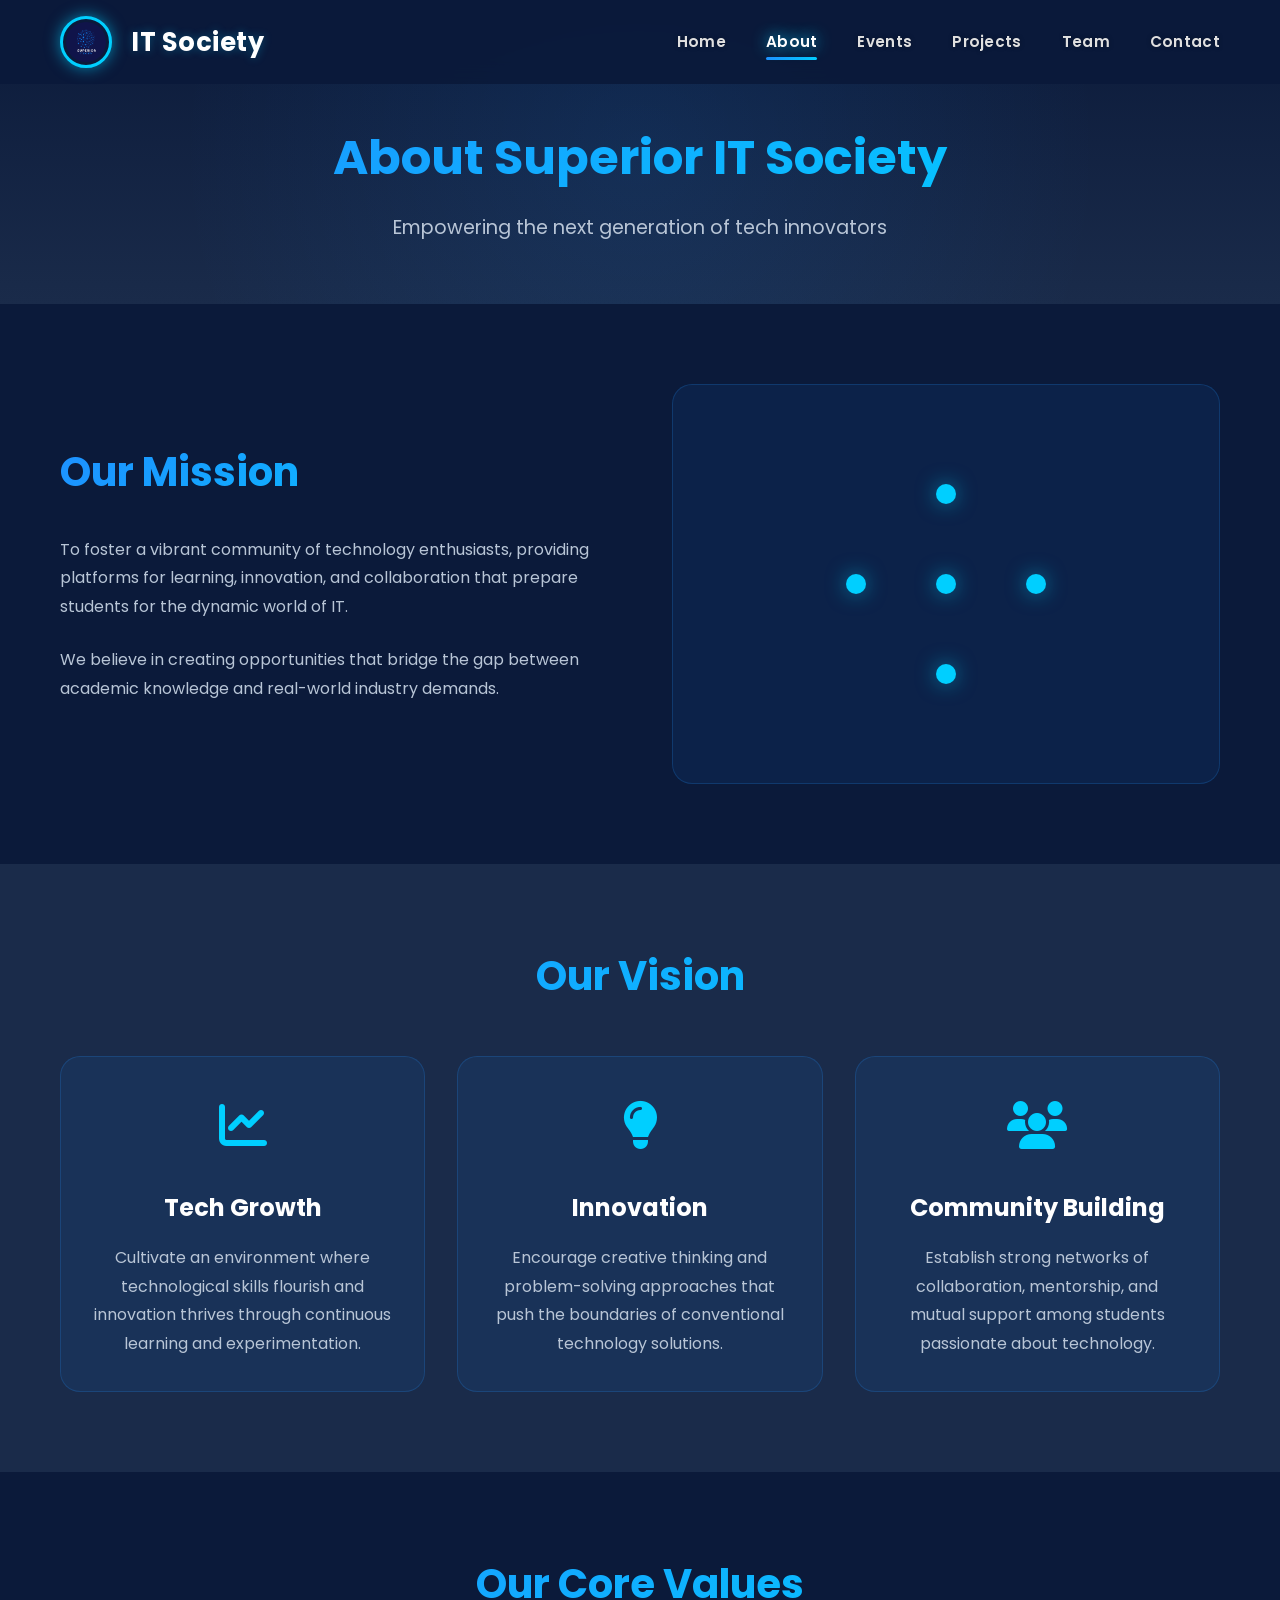
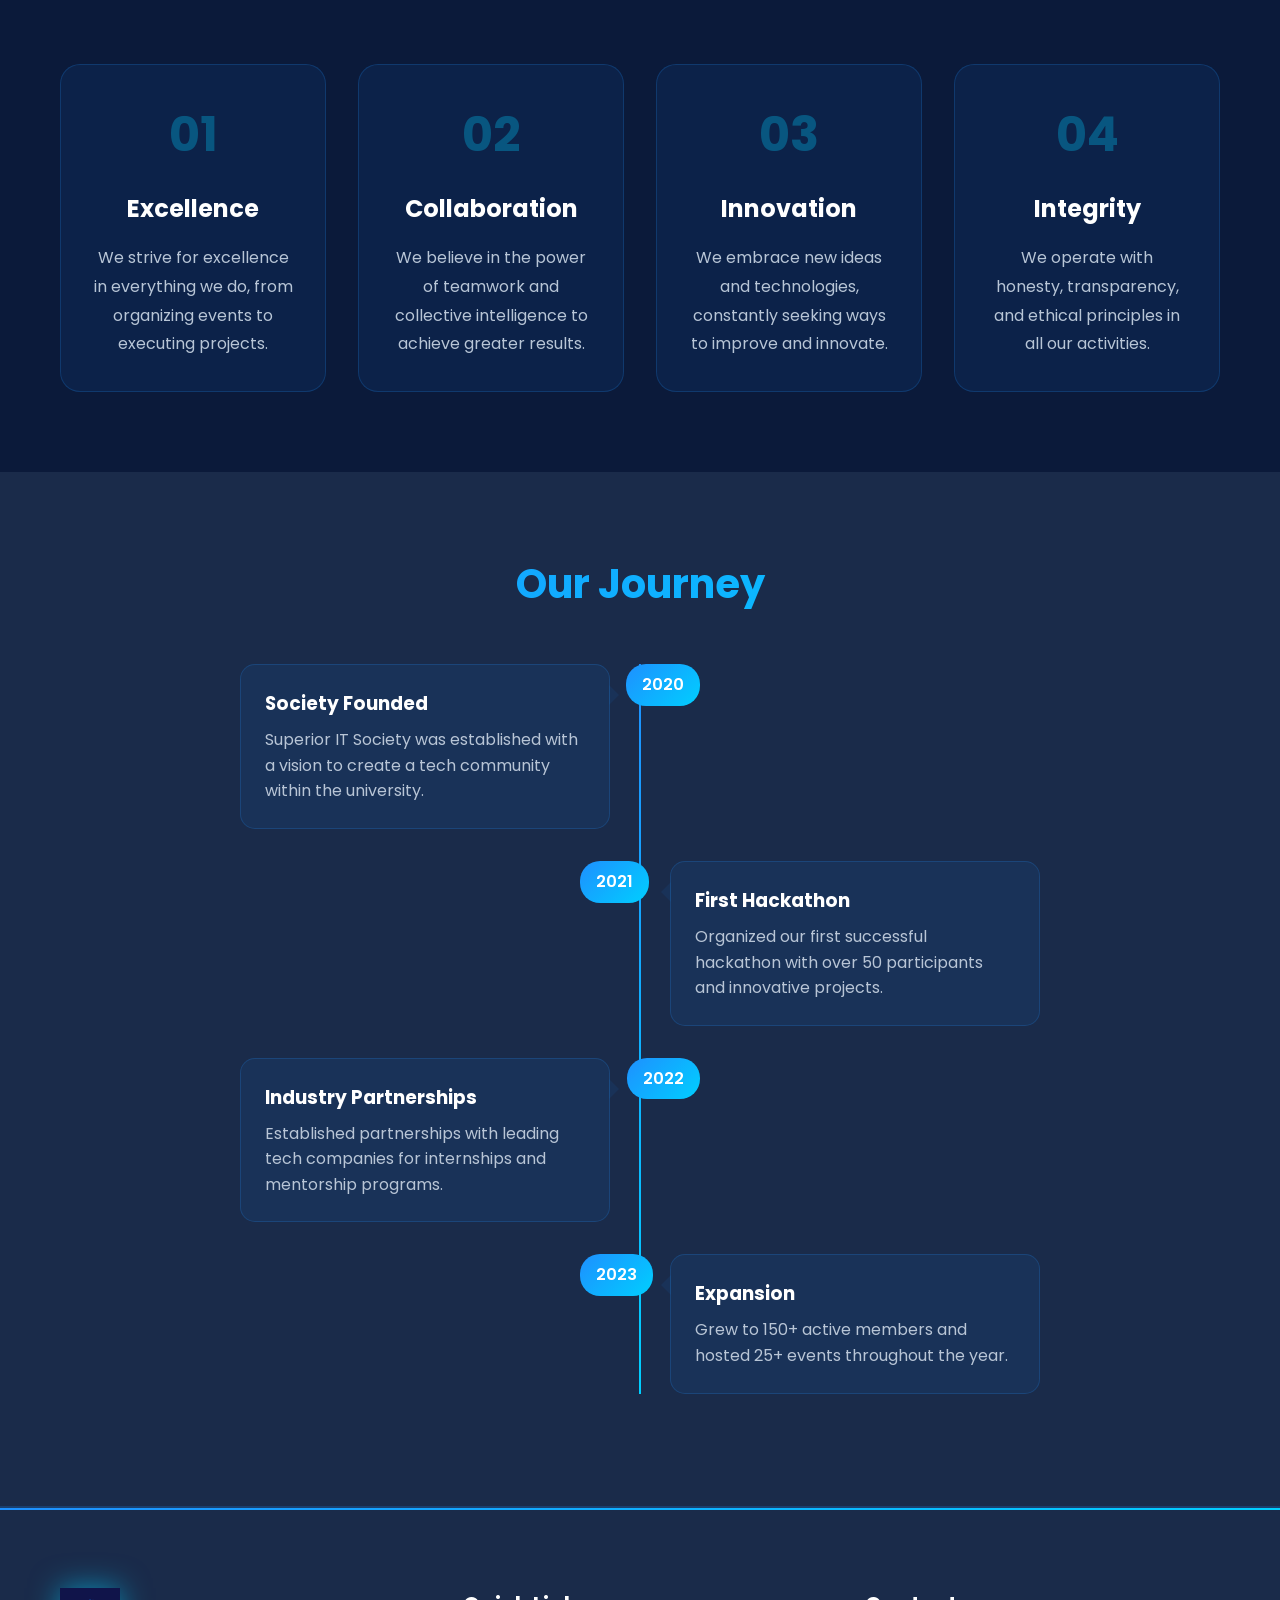
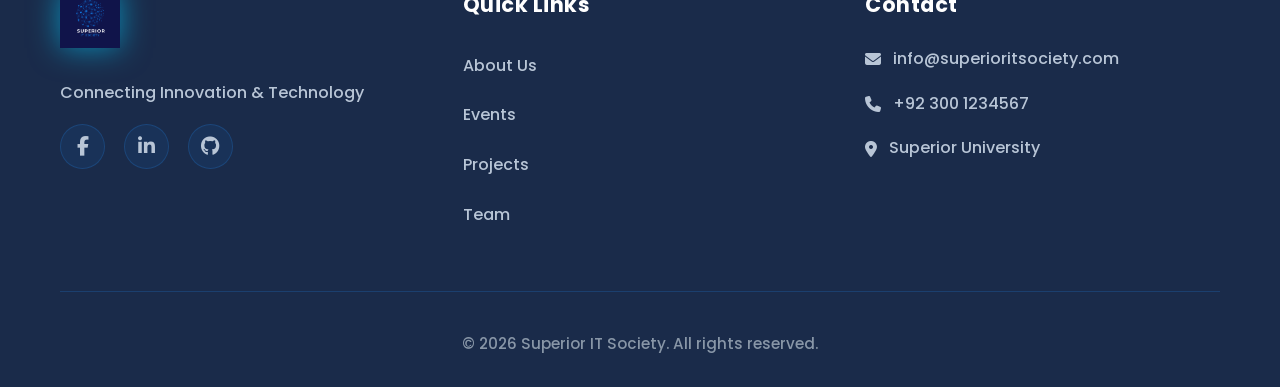
<file: about.html>
<!DOCTYPE html>
<html lang="en">
<head>
    <meta charset="UTF-8">
    <meta name="viewport" content="width=device-width, initial-scale=1.0">
    <title>About - Superior IT Society</title>
    <link rel="stylesheet" href="css/style.css">
    <link rel="icon" href="favicon.png">
    <link href="https://fonts.googleapis.com/css2?family=Poppins:wght@300;400;500;600;700&display=swap" rel="stylesheet">
    <link rel="stylesheet" href="https://cdnjs.cloudflare.com/ajax/libs/font-awesome/6.4.0/css/all.min.css">
    <link href="https://unpkg.com/aos@2.3.1/dist/aos.css" rel="stylesheet">
</head>
<body>
    <!-- Navigation -->
    <nav class="navbar">
        <div class="nav-container">
            <a href="index.html" class="logo">
                <img src="assets/images/superior_it_society_logo.png" alt="Superior IT Society">
                <span class="logo-text">IT Society</span>
            </a>
            <ul class="nav-menu">
                <li><a href="index.html" class="nav-link">Home</a></li>
                <li><a href="about.html" class="nav-link active">About</a></li>
                <li><a href="events.html" class="nav-link">Events</a></li>
                <li><a href="projects.html" class="nav-link">Projects</a></li>
                <li><a href="team.html" class="nav-link">Team</a></li>
                <li><a href="contact.html" class="nav-link">Contact</a></li>
                
            </ul>
            <div class="hamburger">
                <span></span>
                <span></span>
                <span></span>
            </div>
        </div>
    </nav>

    <!-- Page Header -->
    <section class="page-header">
        <div class="container">
            <h1 data-aos="fade-up">About Superior IT Society</h1>
            <p data-aos="fade-up" data-aos-delay="100">Empowering the next generation of tech innovators</p>
        </div>
    </section>

    <!-- Mission Section -->
    <section class="mission">
        <div class="container">
            <div class="mission-content">
                <div class="mission-text" data-aos="fade-right">
                    <h2>Our Mission</h2>
                    <p>To foster a vibrant community of technology enthusiasts, providing platforms for learning, innovation, and collaboration that prepare students for the dynamic world of IT.</p>
                    <p>We believe in creating opportunities that bridge the gap between academic knowledge and real-world industry demands.</p>
                </div>
                <div class="mission-image" data-aos="fade-left">
                    <div class="mission-visual">
                        <div class="network-animation">
                            <div class="node"></div>
                            <div class="node"></div>
                            <div class="node"></div>
                            <div class="node"></div>
                            <div class="node"></div>
                        </div>
                    </div>
                </div>
            </div>
        </div>
    </section>

    <!-- Vision Section -->
    <section class="vision">
        <div class="container">
            <h2 data-aos="fade-up">Our Vision</h2>
            <div class="vision-grid">
                <div class="vision-card" data-aos="fade-up" data-aos-delay="100">
                    <div class="vision-icon">
                        <i class="fas fa-chart-line"></i>
                    </div>
                    <h3>Tech Growth</h3>
                    <p>Cultivate an environment where technological skills flourish and innovation thrives through continuous learning and experimentation.</p>
                </div>
                <div class="vision-card" data-aos="fade-up" data-aos-delay="200">
                    <div class="vision-icon">
                        <i class="fas fa-lightbulb"></i>
                    </div>
                    <h3>Innovation</h3>
                    <p>Encourage creative thinking and problem-solving approaches that push the boundaries of conventional technology solutions.</p>
                </div>
                <div class="vision-card" data-aos="fade-up" data-aos-delay="300">
                    <div class="vision-icon">
                        <i class="fas fa-users"></i>
                    </div>
                    <h3>Community Building</h3>
                    <p>Establish strong networks of collaboration, mentorship, and mutual support among students passionate about technology.</p>
                </div>
            </div>
        </div>
    </section>

    <!-- Values Section -->
    <section class="values">
        <div class="container">
            <h2 data-aos="fade-up">Our Core Values</h2>
            <div class="values-grid">
                <div class="value-item" data-aos="zoom-in" data-aos-delay="100">
                    <div class="value-number">01</div>
                    <h3>Excellence</h3>
                    <p>We strive for excellence in everything we do, from organizing events to executing projects.</p>
                </div>
                <div class="value-item" data-aos="zoom-in" data-aos-delay="200">
                    <div class="value-number">02</div>
                    <h3>Collaboration</h3>
                    <p>We believe in the power of teamwork and collective intelligence to achieve greater results.</p>
                </div>
                <div class="value-item" data-aos="zoom-in" data-aos-delay="300">
                    <div class="value-number">03</div>
                    <h3>Innovation</h3>
                    <p>We embrace new ideas and technologies, constantly seeking ways to improve and innovate.</p>
                </div>
                <div class="value-item" data-aos="zoom-in" data-aos-delay="400">
                    <div class="value-number">04</div>
                    <h3>Integrity</h3>
                    <p>We operate with honesty, transparency, and ethical principles in all our activities.</p>
                </div>
            </div>
        </div>
    </section>

    <!-- History Section -->
    <section class="history">
        <div class="container">
            <h2 data-aos="fade-up">Our Journey</h2>
            <div class="timeline">
                <div class="timeline-item" data-aos="fade-up" data-aos-delay="100">
                    <div class="timeline-date">2020</div>
                    <div class="timeline-content">
                        <h3>Society Founded</h3>
                        <p>Superior IT Society was established with a vision to create a tech community within the university.</p>
                    </div>
                </div>
                <div class="timeline-item" data-aos="fade-up" data-aos-delay="200">
                    <div class="timeline-date">2021</div>
                    <div class="timeline-content">
                        <h3>First Hackathon</h3>
                        <p>Organized our first successful hackathon with over 50 participants and innovative projects.</p>
                    </div>
                </div>
                <div class="timeline-item" data-aos="fade-up" data-aos-delay="300">
                    <div class="timeline-date">2022</div>
                    <div class="timeline-content">
                        <h3>Industry Partnerships</h3>
                        <p>Established partnerships with leading tech companies for internships and mentorship programs.</p>
                    </div>
                </div>
                <div class="timeline-item" data-aos="fade-up" data-aos-delay="400">
                    <div class="timeline-date">2023</div>
                    <div class="timeline-content">
                        <h3>Expansion</h3>
                        <p>Grew to 150+ active members and hosted 25+ events throughout the year.</p>
                    </div>
                </div>
            </div>
        </div>
    </section>

    <!-- Footer -->
    <footer class="footer">
        <div class="container">
            <div class="footer-content">
                <div class="footer-section">
                    <img src="assets/images/superior_it_society_logo.png" alt="Superior IT Society" class="footer-logo">
                    <p>Connecting Innovation & Technology</p>
                    <div class="social-links">
                        <a href="#" class="social-link facebook"><i class="fab fa-facebook-f"></i></a>
                        <a href="#" class="social-link linkedin"><i class="fab fa-linkedin-in"></i></a>
                        <a href="#" class="social-link github"><i class="fab fa-github"></i></a>
                    </div>
                </div>
                <div class="footer-section">
                    <h4>Quick Links</h4>
                    <ul>
                        <li><a href="about.html">About Us</a></li>
                        <li><a href="events.html">Events</a></li>
                        <li><a href="projects.html">Projects</a></li>
                        <li><a href="team.html">Team</a></li>
                    </ul>
                </div>
                <div class="footer-section">
                    <h4>Contact</h4>
                    <p><i class="fas fa-envelope"></i> info@superioritsociety.com</p>
                    <p><i class="fas fa-phone"></i> +92 300 1234567</p>
                    <p><i class="fas fa-map-marker-alt"></i> Superior University</p>
                </div>
            </div>
            <div class="footer-bottom">
                <p>&copy; 2026 Superior IT Society. All rights reserved.</p>
            </div>
        </div>
    </footer>

    <script src="https://unpkg.com/aos@2.3.1/dist/aos.js"></script>
    <script src="js/app.js"></script>
</body>
</html>
</file>
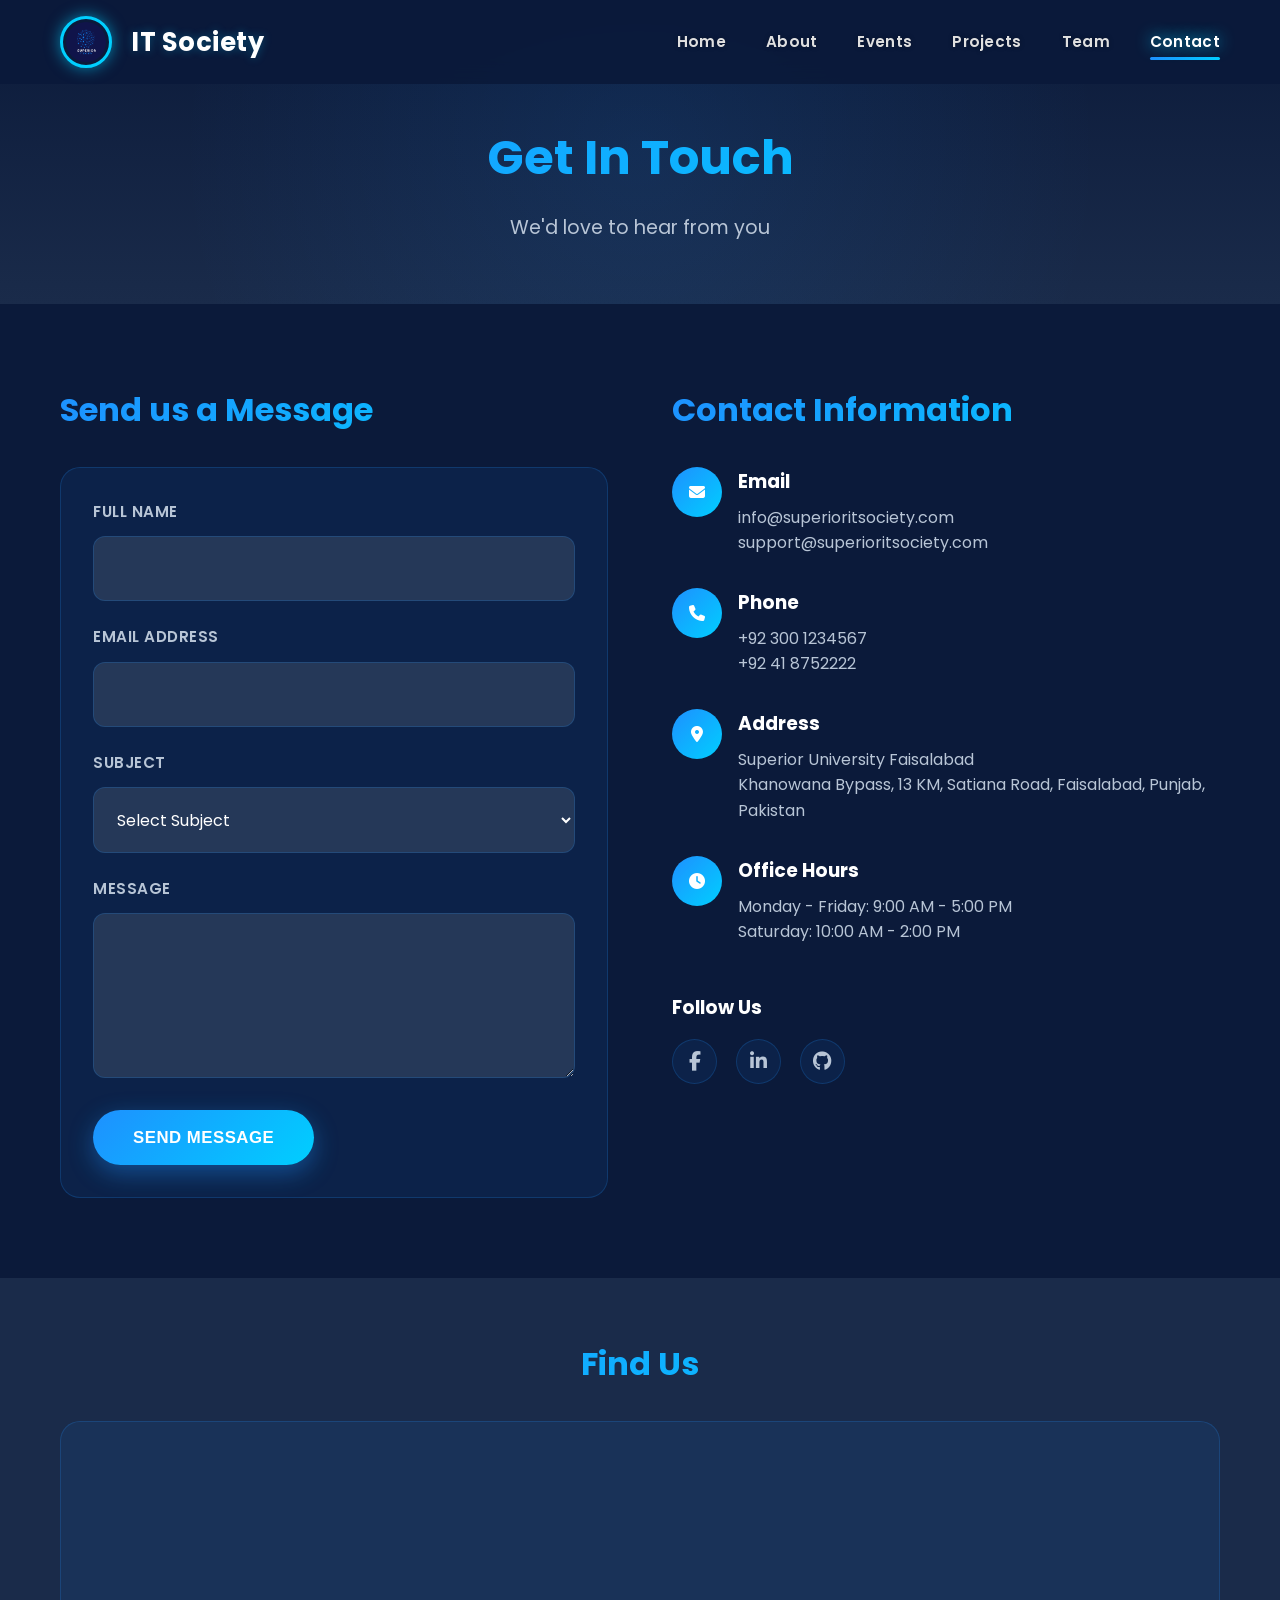
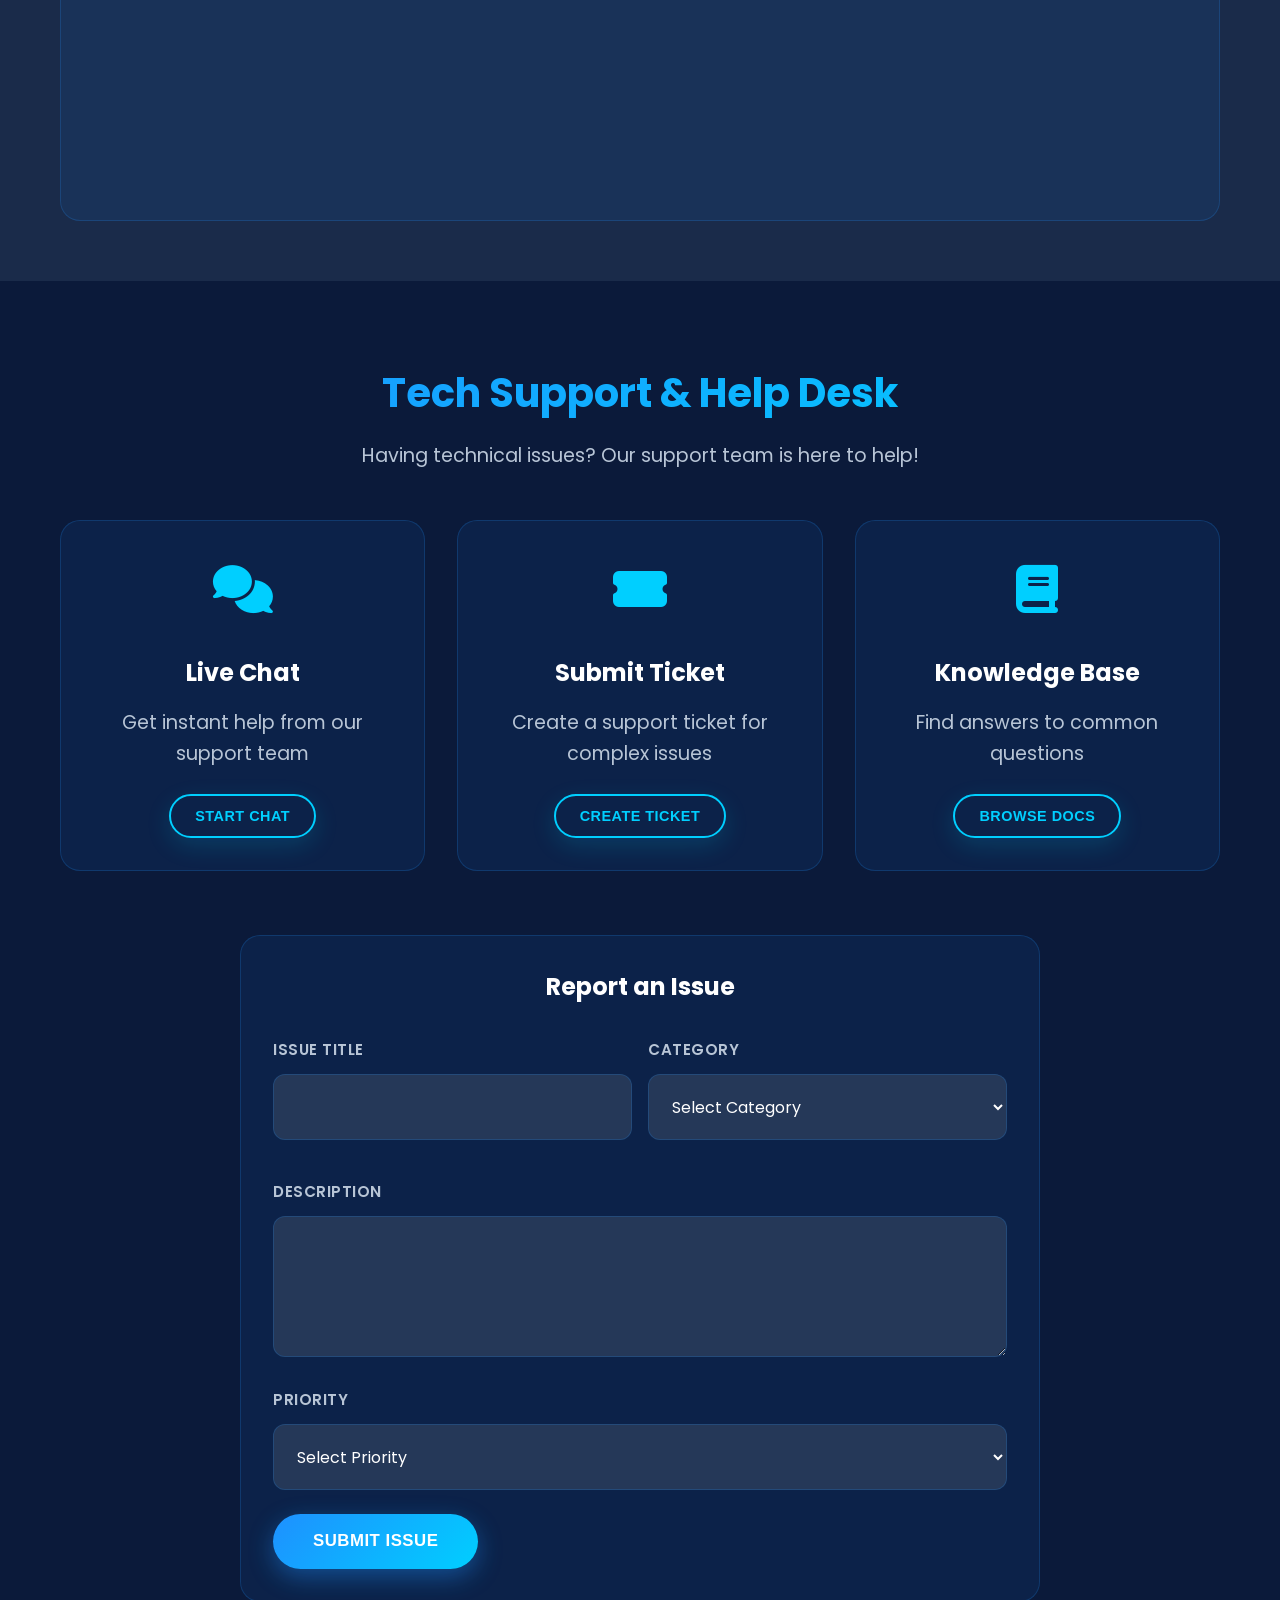
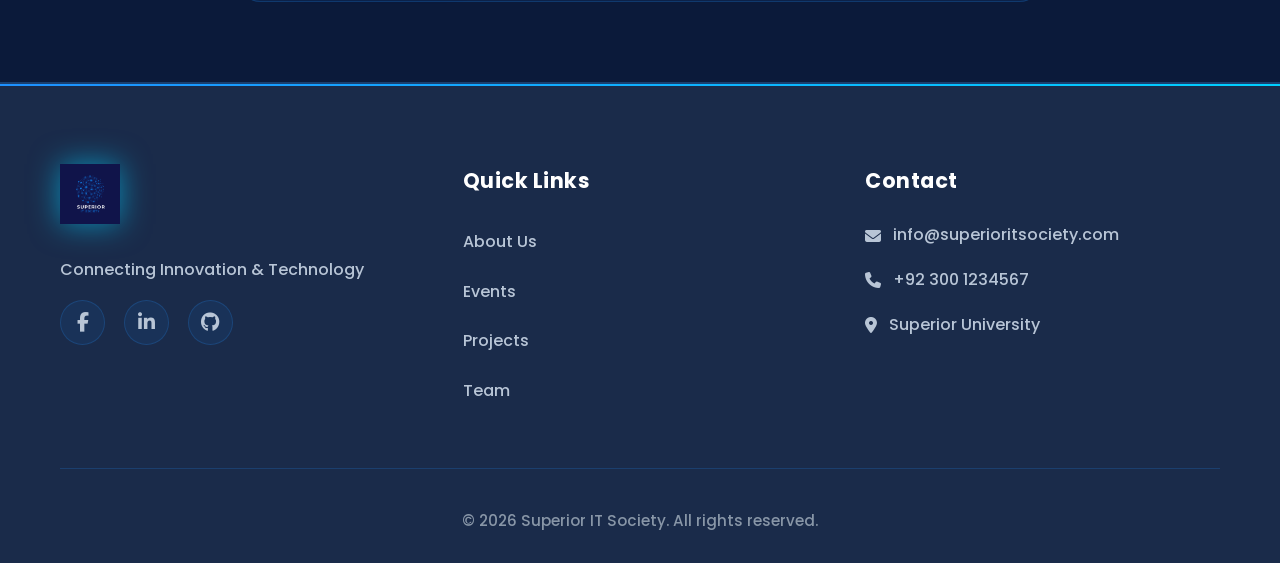
<file: contact.html>
<!DOCTYPE html>
<html lang="en">
<head>
    <meta charset="UTF-8">
    <meta name="viewport" content="width=device-width, initial-scale=1.0">
    <title>Contact - Superior IT Society</title>
    <link rel="stylesheet" href="css/style.css">
    <link rel="icon" href="favicon.png">
    <link href="https://fonts.googleapis.com/css2?family=Poppins:wght@300;400;500;600;700&display=swap" rel="stylesheet">
    <link rel="stylesheet" href="https://cdnjs.cloudflare.com/ajax/libs/font-awesome/6.4.0/css/all.min.css">
    <link href="https://unpkg.com/aos@2.3.1/dist/aos.css" rel="stylesheet">
</head>
<body>
    <!-- Navigation -->
    <nav class="navbar">
        <div class="nav-container">
            <a href="index.html" class="logo">
                <img src="assets/images/superior_it_society_logo.png" alt="Superior IT Society">
                <span class="logo-text">IT Society</span>
            </a>
            <ul class="nav-menu">
                <li><a href="index.html" class="nav-link">Home</a></li>
                <li><a href="about.html" class="nav-link">About</a></li>
                <li><a href="events.html" class="nav-link">Events</a></li>
                <li><a href="projects.html" class="nav-link">Projects</a></li>
                <li><a href="team.html" class="nav-link">Team</a></li>
                <li><a href="contact.html" class="nav-link active">Contact</a></li>
               
            </ul>
            <div class="hamburger">
                <span></span>
                <span></span>
                <span></span>
            </div>
        </div>
    </nav>

    <!-- Page Header -->
    <section class="page-header">
        <div class="container">
            <h1 data-aos="fade-up">Get In Touch</h1>
            <p data-aos="fade-up" data-aos-delay="100">We'd love to hear from you</p>
        </div>
    </section>

    <!-- Contact Section -->
    <section class="contact-section">
        <div class="container">
            <div class="contact-grid">
                <!-- Contact Form -->
                <div class="contact-form-container" data-aos="fade-right">
                    <h2>Send us a Message</h2>
                    <form class="contact-form" id="contactForm">
                        <div class="form-group">
                            <label for="name">Full Name</label>
                            <input type="text" id="name" name="name" required>
                        </div>
                        <div class="form-group">
                            <label for="email">Email Address</label>
                            <input type="email" id="email" name="email" required>
                        </div>
                        <div class="form-group">
                            <label for="subject">Subject</label>
                            <select id="subject" name="subject" required>
                                <option value="">Select Subject</option>
                                <option value="membership">Membership Inquiry</option>
                                <option value="events">Event Information</option>
                                <option value="collaboration">Collaboration</option>
                                <option value="support">Technical Support</option>
                                <option value="other">Other</option>
                            </select>
                        </div>
                        <div class="form-group">
                            <label for="message">Message</label>
                            <textarea id="message" name="message" rows="5" required></textarea>
                        </div>
                        <button type="submit" class="btn btn-primary">Send Message</button>
                    </form>
                </div>

                <!-- Contact Information -->
                <div class="contact-info" data-aos="fade-left">
                    <h2>Contact Information</h2>
                    <div class="info-grid">
                        <div class="info-item">
                            <div class="info-icon">
                                <i class="fas fa-envelope"></i>
                            </div>
                            <div class="info-content">
                                <h3>Email</h3>
                                <p>info@superioritsociety.com</p>
                                <p>support@superioritsociety.com</p>
                            </div>
                        </div>
                        <div class="info-item">
                            <div class="info-icon">
                                <i class="fas fa-phone"></i>
                            </div>
                            <div class="info-content">
                                <h3>Phone</h3>
                                <p>+92 300 1234567</p>
                                <p>+92 41 8752222</p>
                            </div>
                        </div>
                        <div class="info-item">
                            <div class="info-icon">
                                <i class="fas fa-map-marker-alt"></i>
                            </div>
                            <div class="info-content">
                                <h3>Address</h3>
                                <p>Superior University Faisalabad</p>
                                <p>Khanowana Bypass, 13 KM, Satiana Road, Faisalabad, Punjab, Pakistan</p>
                            </div>
                        </div>
                        <div class="info-item">
                            <div class="info-icon">
                                <i class="fas fa-clock"></i>
                            </div>
                            <div class="info-content">
                                <h3>Office Hours</h3>
                                <p>Monday - Friday: 9:00 AM - 5:00 PM</p>
                                <p>Saturday: 10:00 AM - 2:00 PM</p>
                            </div>
                        </div>
                    </div>

                    <!-- Social Media -->
                    <div class="social-section">
                        <h3>Follow Us</h3>
                        <div class="social-links">
                            <a href="#" class="social-link facebook">
                                <i class="fab fa-facebook-f"></i>
                            </a>
                            <a href="#" class="social-link linkedin">
                                <i class="fab fa-linkedin-in"></i>
                            </a>
                            <a href="#" class="social-link github">
                                <i class="fab fa-github"></i>
                            </a>
                           
                        </div>
                    </div>
                </div>
            </div>
        </div>
    </section>

    <!-- Map Section -->
    <section class="map-section">
        <div class="container">
            <h2 data-aos="fade-up">Find Us</h2>
            <div class="map-container" data-aos="fade-up" data-aos-delay="100">
                <iframe src="https://www.google.com/maps/embed?pb=!1m18!1m12!1m3!1d3406.8242409540604!2d73.08726597547038!3d31.36378497428452!2m3!1f0!2f0!3f0!3m2!1i1024!2i768!4f13.1!3m3!1m2!1s0x392269a842f7c00b%3A0xe549bf76d05f778a!2sSuperior%20University%2C%20Faisalabad%20Campus!5e0!3m2!1sen!2spk!4v1712861000000!5m2!1sen!2spk" allowfullscreen="" loading="lazy" referrerpolicy="no-referrer-when-downgrade"></iframe>
            </div>
        </div>
    </section>

    <!-- Tech Support Section -->
    <section class="tech-support">
        <div class="container">
            <h2 data-aos="fade-up">Tech Support & Help Desk</h2>
            <p data-aos="fade-up" data-aos-delay="100">Having technical issues? Our support team is here to help!</p>
            
            <div class="support-options" data-aos="fade-up" data-aos-delay="200">
                <div class="support-card">
                    <div class="support-icon">
                        <i class="fas fa-comments"></i>
                    </div>
                    <h3>Live Chat</h3>
                    <p>Get instant help from our support team</p>
                    <button class="btn btn-outline">Start Chat</button>
                </div>
                
                <div class="support-card">
                    <div class="support-icon">
                        <i class="fas fa-ticket-alt"></i>
                    </div>
                    <h3>Submit Ticket</h3>
                    <p>Create a support ticket for complex issues</p>
                    <button class="btn btn-outline">Create Ticket</button>
                </div>
                
                <div class="support-card">
                    <div class="support-icon">
                        <i class="fas fa-book"></i>
                    </div>
                    <h3>Knowledge Base</h3>
                    <p>Find answers to common questions</p>
                    <button class="btn btn-outline">Browse Docs</button>
                </div>
            </div>

            <!-- Issue Submission Form -->
            <div class="issue-form-container" data-aos="fade-up" data-aos-delay="300">
                <h3>Report an Issue</h3>
                <form class="issue-form" id="issueForm">
                    <div class="form-row">
                        <div class="form-group">
                            <label for="issueTitle">Issue Title</label>
                            <input type="text" id="issueTitle" required>
                        </div>
                        <div class="form-group">
                            <label for="issueCategory">Category</label>
                            <select id="issueCategory" required>
                                <option value="">Select Category</option>
                                <option value="website">Website Issue</option>
                                <option value="event">Event Registration</option>
                                <option value="account">Account Problem</option>
                                <option value="technical">Technical Error</option>
                                <option value="other">Other</option>
                            </select>
                        </div>
                    </div>
                    <div class="form-group">
                        <label for="issueDescription">Description</label>
                        <textarea id="issueDescription" rows="4" required></textarea>
                    </div>
                    <div class="form-group">
                        <label for="issuePriority">Priority</label>
                        <select id="issuePriority" required>
                            <option value="">Select Priority</option>
                            <option value="low">Low</option>
                            <option value="medium">Medium</option>
                            <option value="high">High</option>
                            <option value="urgent">Urgent</option>
                        </select>
                    </div>
                    <button type="submit" class="btn btn-primary">Submit Issue</button>
                </form>
            </div>
        </div>
    </section>

   
    <!-- Footer -->
    <footer class="footer">
        <div class="container">
            <div class="footer-content">
                <div class="footer-section">
                    <img src="assets/images/superior_it_society_logo.png" alt="Superior IT Society" class="footer-logo">
                    <p>Connecting Innovation & Technology</p>
                    <div class="social-links">
                        <a href="#" class="social-link facebook"><i class="fab fa-facebook-f"></i></a>
                        <a href="#" class="social-link linkedin"><i class="fab fa-linkedin-in"></i></a>
                        <a href="#" class="social-link github"><i class="fab fa-github"></i></a>
                    </div>
                </div>
                <div class="footer-section">
                    <h4>Quick Links</h4>
                    <ul>
                        <li><a href="about.html">About Us</a></li>
                        <li><a href="events.html">Events</a></li>
                        <li><a href="projects.html">Projects</a></li>
                        <li><a href="team.html">Team</a></li>
                    </ul>
                </div>
                <div class="footer-section">
                    <h4>Contact</h4>
                    <p><i class="fas fa-envelope"></i> info@superioritsociety.com</p>
                    <p><i class="fas fa-phone"></i> +92 300 1234567</p>
                    <p><i class="fas fa-map-marker-alt"></i> Superior University</p>
                </div>
            </div>
            <div class="footer-bottom">
                <p>&copy; 2026 Superior IT Society. All rights reserved.</p>
            </div>
        </div>
    </footer>

    <!-- Toast Notification -->
    <div class="toast" id="toast">
        <div class="toast-content">
            <i class="fas fa-check-circle"></i>
            <span id="toastMessage">Success!</span>
        </div>
    </div>

    <script src="https://unpkg.com/aos@2.3.1/dist/aos.js"></script>
    <script src="js/app.js"></script>
</body>
</html>
</file>
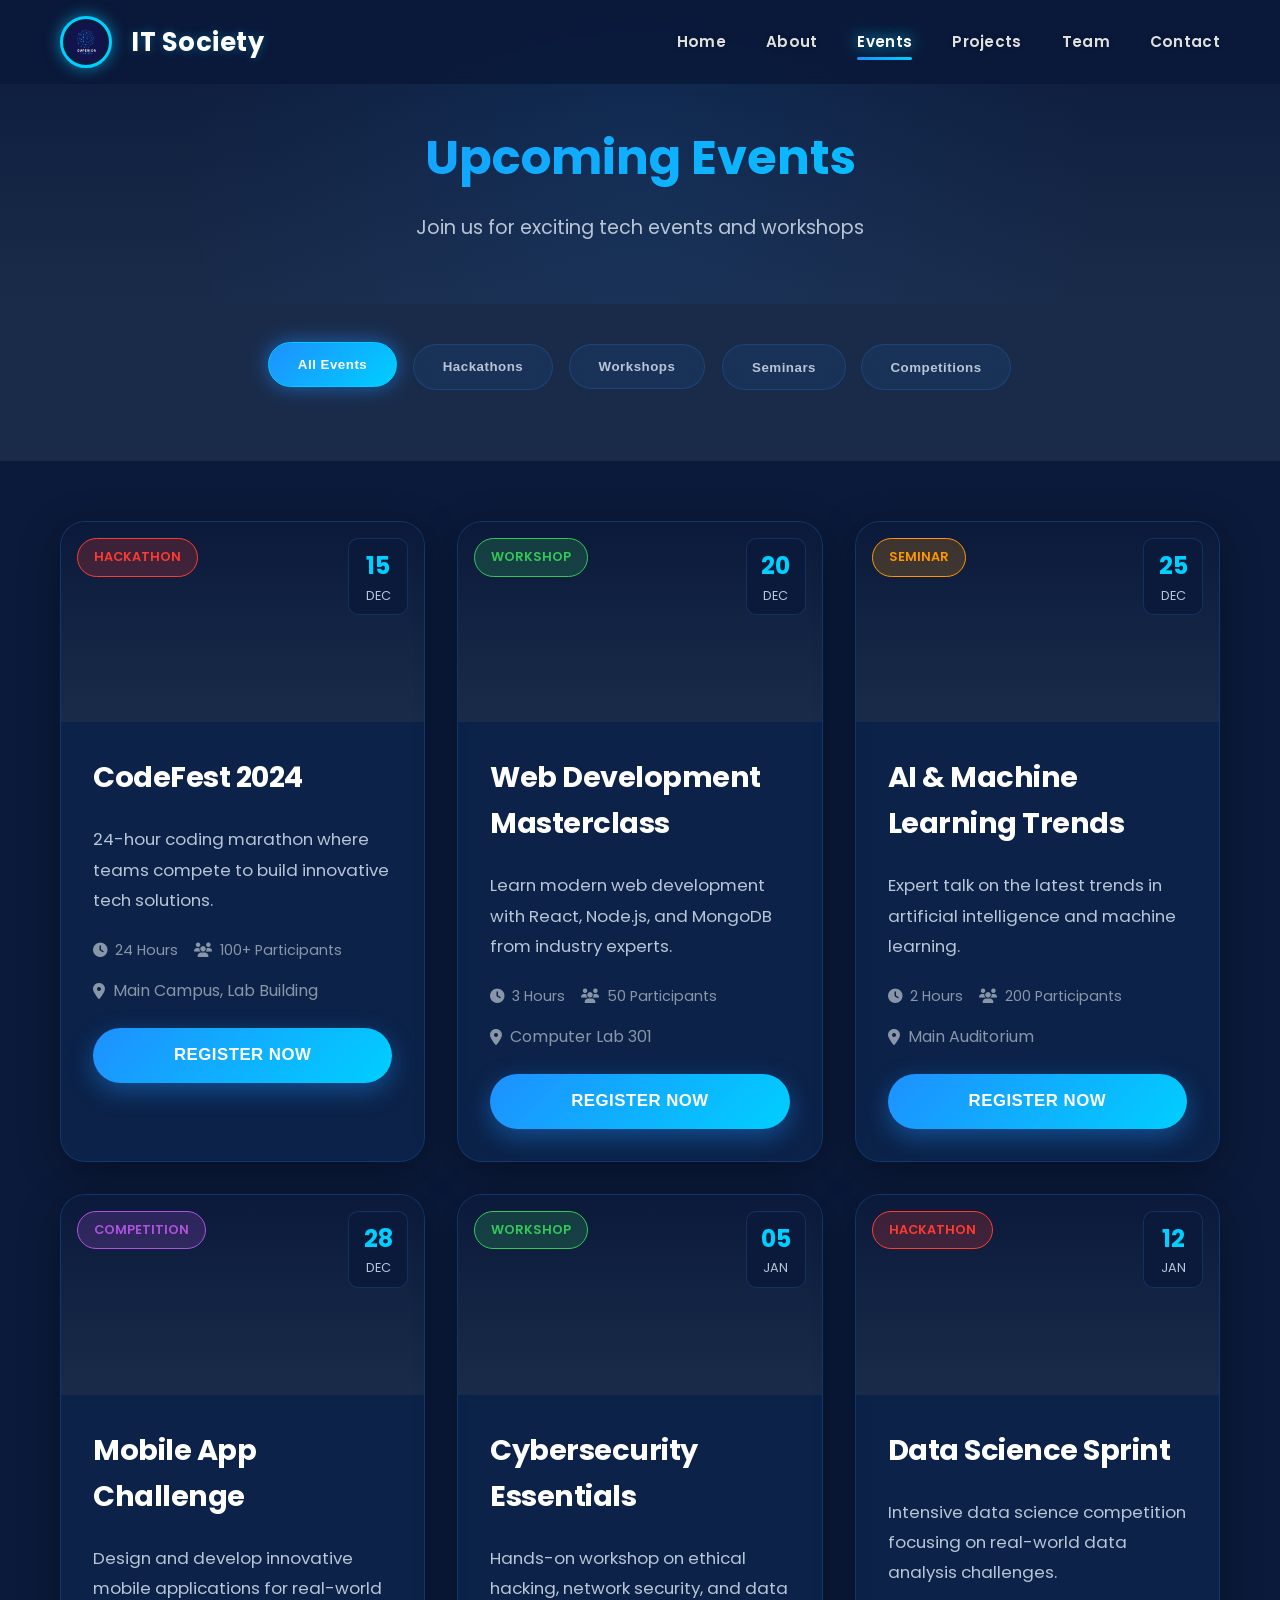
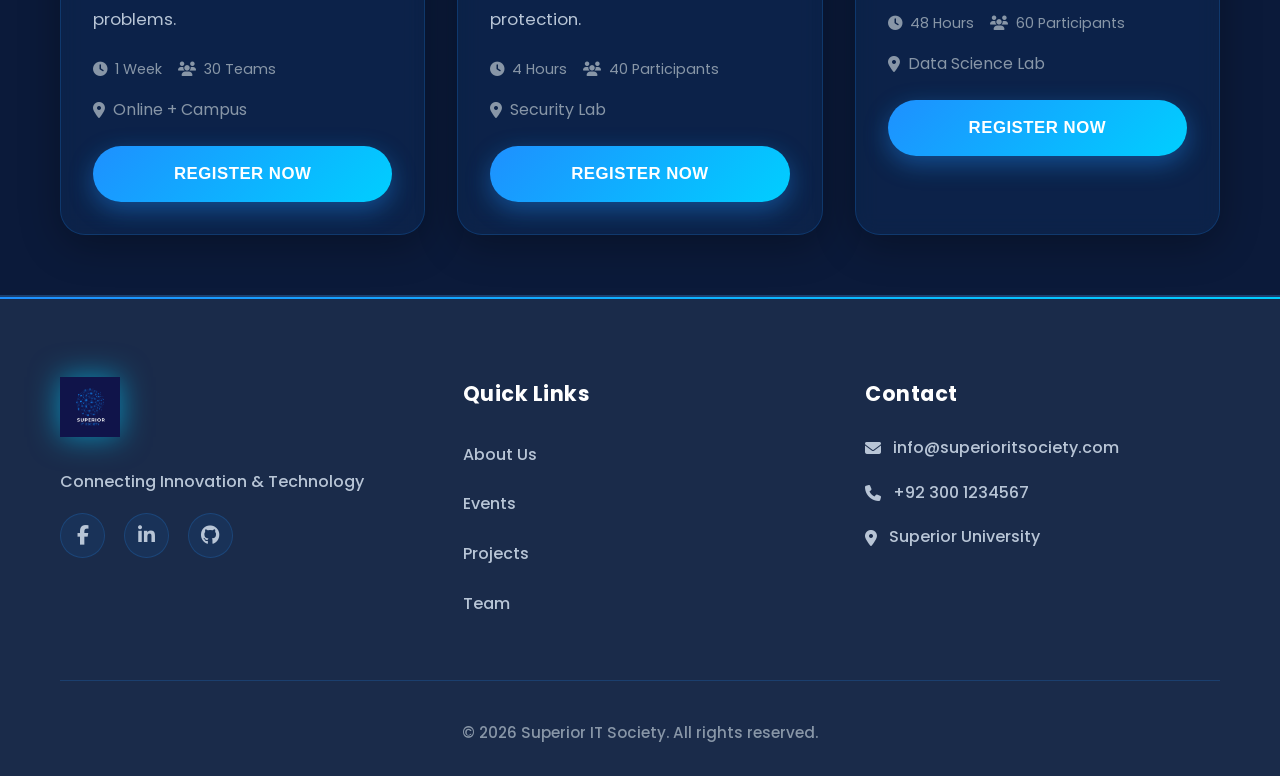
<file: events.html>
<!DOCTYPE html>
<html lang="en">
<head>
    <meta charset="UTF-8">
    <meta name="viewport" content="width=device-width, initial-scale=1.0">
    <title>Events - Superior IT Society</title>
    <link rel="stylesheet" href="css/style.css">
<link rel="icon" href="favicon.png">
    <link href="https://fonts.googleapis.com/css2?family=Poppins:wght@300;400;500;600;700&display=swap" rel="stylesheet">
    <link rel="stylesheet" href="https://cdnjs.cloudflare.com/ajax/libs/font-awesome/6.4.0/css/all.min.css">
    <link href="https://unpkg.com/aos@2.3.1/dist/aos.css" rel="stylesheet">
</head>
<body>
    <!-- Navigation -->
    <nav class="navbar">
        <div class="nav-container">
            <a href="index.html" class="logo">
                <img src="assets/images/superior_it_society_logo.png" alt="Superior IT Society">
                <span class="logo-text">IT Society</span>
            </a>
            <ul class="nav-menu">
                <li><a href="index.html" class="nav-link">Home</a></li>
                <li><a href="about.html" class="nav-link">About</a></li>
                <li><a href="events.html" class="nav-link active">Events</a></li>
                <li><a href="projects.html" class="nav-link">Projects</a></li>
                <li><a href="team.html" class="nav-link">Team</a></li>
                <li><a href="contact.html" class="nav-link">Contact</a></li>
               
            </ul>
            <div class="hamburger">
                <span></span>
                <span></span>
                <span></span>
            </div>
        </div>
    </nav>

    <!-- Page Header -->
    <section class="page-header">
        <div class="container">
            <h1 data-aos="fade-up">Upcoming Events</h1>
            <p data-aos="fade-up" data-aos-delay="100">Join us for exciting tech events and workshops</p>
        </div>
    </section>

    <!-- Filter Section -->
    <section class="event-filters">
        <div class="container">
            <div class="filter-buttons" data-aos="fade-up">
                <button class="filter-btn active" data-filter="all">All Events</button>
                <button class="filter-btn" data-filter="hackathon">Hackathons</button>
                <button class="filter-btn" data-filter="workshop">Workshops</button>
                <button class="filter-btn" data-filter="seminar">Seminars</button>
                <button class="filter-btn" data-filter="competition">Competitions</button>
            </div>
        </div>
    </section>

    <!-- Events Grid -->
    <section class="events-section">
        <div class="container">
            <div class="events-grid">
                <!-- Hackathon Event -->
                <div class="event-card" data-category="hackathon" data-aos="fade-up">
                    <div class="event-image">
                        <div class="event-type-badge hackathon">Hackathon</div>
                        <div class="event-date">
                            <span class="day">15</span>
                            <span class="month">DEC</span>
                        </div>
                    </div>
                    <div class="event-content">
                        <h3>CodeFest 2024</h3>
                        <p class="event-description">24-hour coding marathon where teams compete to build innovative tech solutions.</p>
                        <div class="event-details">
                            <span><i class="fas fa-clock"></i> 24 Hours</span>
                            <span><i class="fas fa-users"></i> 100+ Participants</span>
                        </div>
                        <div class="event-location">
                            <i class="fas fa-map-marker-alt"></i> Main Campus, Lab Building
                        </div>
                        <button class="btn btn-primary register-btn" data-event="CodeFest 2024">Register Now</button>
                    </div>
                </div>

                <!-- Workshop Event -->
                <div class="event-card" data-category="workshop" data-aos="fade-up" data-aos-delay="100">
                    <div class="event-image">
                        <div class="event-type-badge workshop">Workshop</div>
                        <div class="event-date">
                            <span class="day">20</span>
                            <span class="month">DEC</span>
                        </div>
                    </div>
                    <div class="event-content">
                        <h3>Web Development Masterclass</h3>
                        <p class="event-description">Learn modern web development with React, Node.js, and MongoDB from industry experts.</p>
                        <div class="event-details">
                            <span><i class="fas fa-clock"></i> 3 Hours</span>
                            <span><i class="fas fa-users"></i> 50 Participants</span>
                        </div>
                        <div class="event-location">
                            <i class="fas fa-map-marker-alt"></i> Computer Lab 301
                        </div>
                        <button class="btn btn-primary register-btn" data-event="Web Development Masterclass">Register Now</button>
                    </div>
                </div>

                <!-- Seminar Event -->
                <div class="event-card" data-category="seminar" data-aos="fade-up" data-aos-delay="200">
                    <div class="event-image">
                        <div class="event-type-badge seminar">Seminar</div>
                        <div class="event-date">
                            <span class="day">25</span>
                            <span class="month">DEC</span>
                        </div>
                    </div>
                    <div class="event-content">
                        <h3>AI & Machine Learning Trends</h3>
                        <p class="event-description">Expert talk on the latest trends in artificial intelligence and machine learning.</p>
                        <div class="event-details">
                            <span><i class="fas fa-clock"></i> 2 Hours</span>
                            <span><i class="fas fa-users"></i> 200 Participants</span>
                        </div>
                        <div class="event-location">
                            <i class="fas fa-map-marker-alt"></i> Main Auditorium
                        </div>
                        <button class="btn btn-primary register-btn" data-event="AI & Machine Learning Trends">Register Now</button>
                    </div>
                </div>

                <!-- Competition Event -->
                <div class="event-card" data-category="competition" data-aos="fade-up" data-aos-delay="300">
                    <div class="event-image">
                        <div class="event-type-badge competition">Competition</div>
                        <div class="event-date">
                            <span class="day">28</span>
                            <span class="month">DEC</span>
                        </div>
                    </div>
                    <div class="event-content">
                        <h3>Mobile App Challenge</h3>
                        <p class="event-description">Design and develop innovative mobile applications for real-world problems.</p>
                        <div class="event-details">
                            <span><i class="fas fa-clock"></i> 1 Week</span>
                            <span><i class="fas fa-users"></i> 30 Teams</span>
                        </div>
                        <div class="event-location">
                            <i class="fas fa-map-marker-alt"></i> Online + Campus
                        </div>
                        <button class="btn btn-primary register-btn" data-event="Mobile App Challenge">Register Now</button>
                    </div>
                </div>

                <!-- Workshop Event 2 -->
                <div class="event-card" data-category="workshop" data-aos="fade-up" data-aos-delay="400">
                    <div class="event-image">
                        <div class="event-type-badge workshop">Workshop</div>
                        <div class="event-date">
                            <span class="day">05</span>
                            <span class="month">JAN</span>
                        </div>
                    </div>
                    <div class="event-content">
                        <h3>Cybersecurity Essentials</h3>
                        <p class="event-description">Hands-on workshop on ethical hacking, network security, and data protection.</p>
                        <div class="event-details">
                            <span><i class="fas fa-clock"></i> 4 Hours</span>
                            <span><i class="fas fa-users"></i> 40 Participants</span>
                        </div>
                        <div class="event-location">
                            <i class="fas fa-map-marker-alt"></i> Security Lab
                        </div>
                        <button class="btn btn-primary register-btn" data-event="Cybersecurity Essentials">Register Now</button>
                    </div>
                </div>

                <!-- Hackathon Event 2 -->
                <div class="event-card" data-category="hackathon" data-aos="fade-up" data-aos-delay="500">
                    <div class="event-image">
                        <div class="event-type-badge hackathon">Hackathon</div>
                        <div class="event-date">
                            <span class="day">12</span>
                            <span class="month">JAN</span>
                        </div>
                    </div>
                    <div class="event-content">
                        <h3>Data Science Sprint</h3>
                        <p class="event-description">Intensive data science competition focusing on real-world data analysis challenges.</p>
                        <div class="event-details">
                            <span><i class="fas fa-clock"></i> 48 Hours</span>
                            <span><i class="fas fa-users"></i> 60 Participants</span>
                        </div>
                        <div class="event-location">
                            <i class="fas fa-map-marker-alt"></i> Data Science Lab
                        </div>
                        <button class="btn btn-primary register-btn" data-event="Data Science Sprint">Register Now</button>
                    </div>
                </div>
            </div>
        </div>
    </section>

    <!-- Registration Modal -->
    <div class="modal" id="registrationModal">
        <div class="modal-content">
            <span class="close">&times;</span>
            <h2>Event Registration</h2>
            <form id="eventRegistrationForm">
                <input type="hidden" id="eventName">
                <div class="form-group">
                    <label for="fullName">Full Name</label>
                    <input type="text" id="fullName" required>
                </div>
                <div class="form-group">
                    <label for="email">Email Address</label>
                    <input type="email" id="email" required>
                </div>
                <div class="form-group">
                    <label for="department">Department</label>
                    <input type="text" id="department" required>
                </div>
                <div class="form-group">
                    <label for="experience">Experience Level</label>
                    <select id="experience" required>
                        <option value="">Select Level</option>
                        <option value="beginner">Beginner</option>
                        <option value="intermediate">Intermediate</option>
                        <option value="advanced">Advanced</option>
                    </select>
                </div>
                <button type="submit" class="btn btn-primary">Complete Registration</button>
            </form>
        </div>
    </div>

    <!-- Footer -->
    <footer class="footer">
        <div class="container">
            <div class="footer-content">
                <div class="footer-section">
                    <img src="assets/images/superior_it_society_logo.png" alt="Superior IT Society" class="footer-logo">
                    <p>Connecting Innovation & Technology</p>
                    <div class="social-links">
                        <a href="#" class="social-link facebook"><i class="fab fa-facebook-f"></i></a>
                        <a href="#" class="social-link linkedin"><i class="fab fa-linkedin-in"></i></a>
                        <a href="#" class="social-link github"><i class="fab fa-github"></i></a>
                    </div>
                </div>
                <div class="footer-section">
                    <h4>Quick Links</h4>
                    <ul>
                        <li><a href="about.html">About Us</a></li>
                        <li><a href="events.html">Events</a></li>
                        <li><a href="projects.html">Projects</a></li>
                        <li><a href="team.html">Team</a></li>
                    </ul>
                </div>
                <div class="footer-section">
                    <h4>Contact</h4>
                    <p><i class="fas fa-envelope"></i> info@superioritsociety.com</p>
                    <p><i class="fas fa-phone"></i> +92 300 1234567</p>
                    <p><i class="fas fa-map-marker-alt"></i> Superior University</p>
                </div>
            </div>
            <div class="footer-bottom">
                <p>&copy; 2026 Superior IT Society. All rights reserved.</p>
            </div>
        </div>
    </footer>

    <!-- Toast Notification -->
    <div class="toast" id="toast">
        <div class="toast-content">
            <i class="fas fa-check-circle"></i>
            <span id="toastMessage">Success!</span>
        </div>
    </div>

    <script src="https://unpkg.com/aos@2.3.1/dist/aos.js"></script>
    <script src="js/app.js"></script>
</body>
</html>
</file>
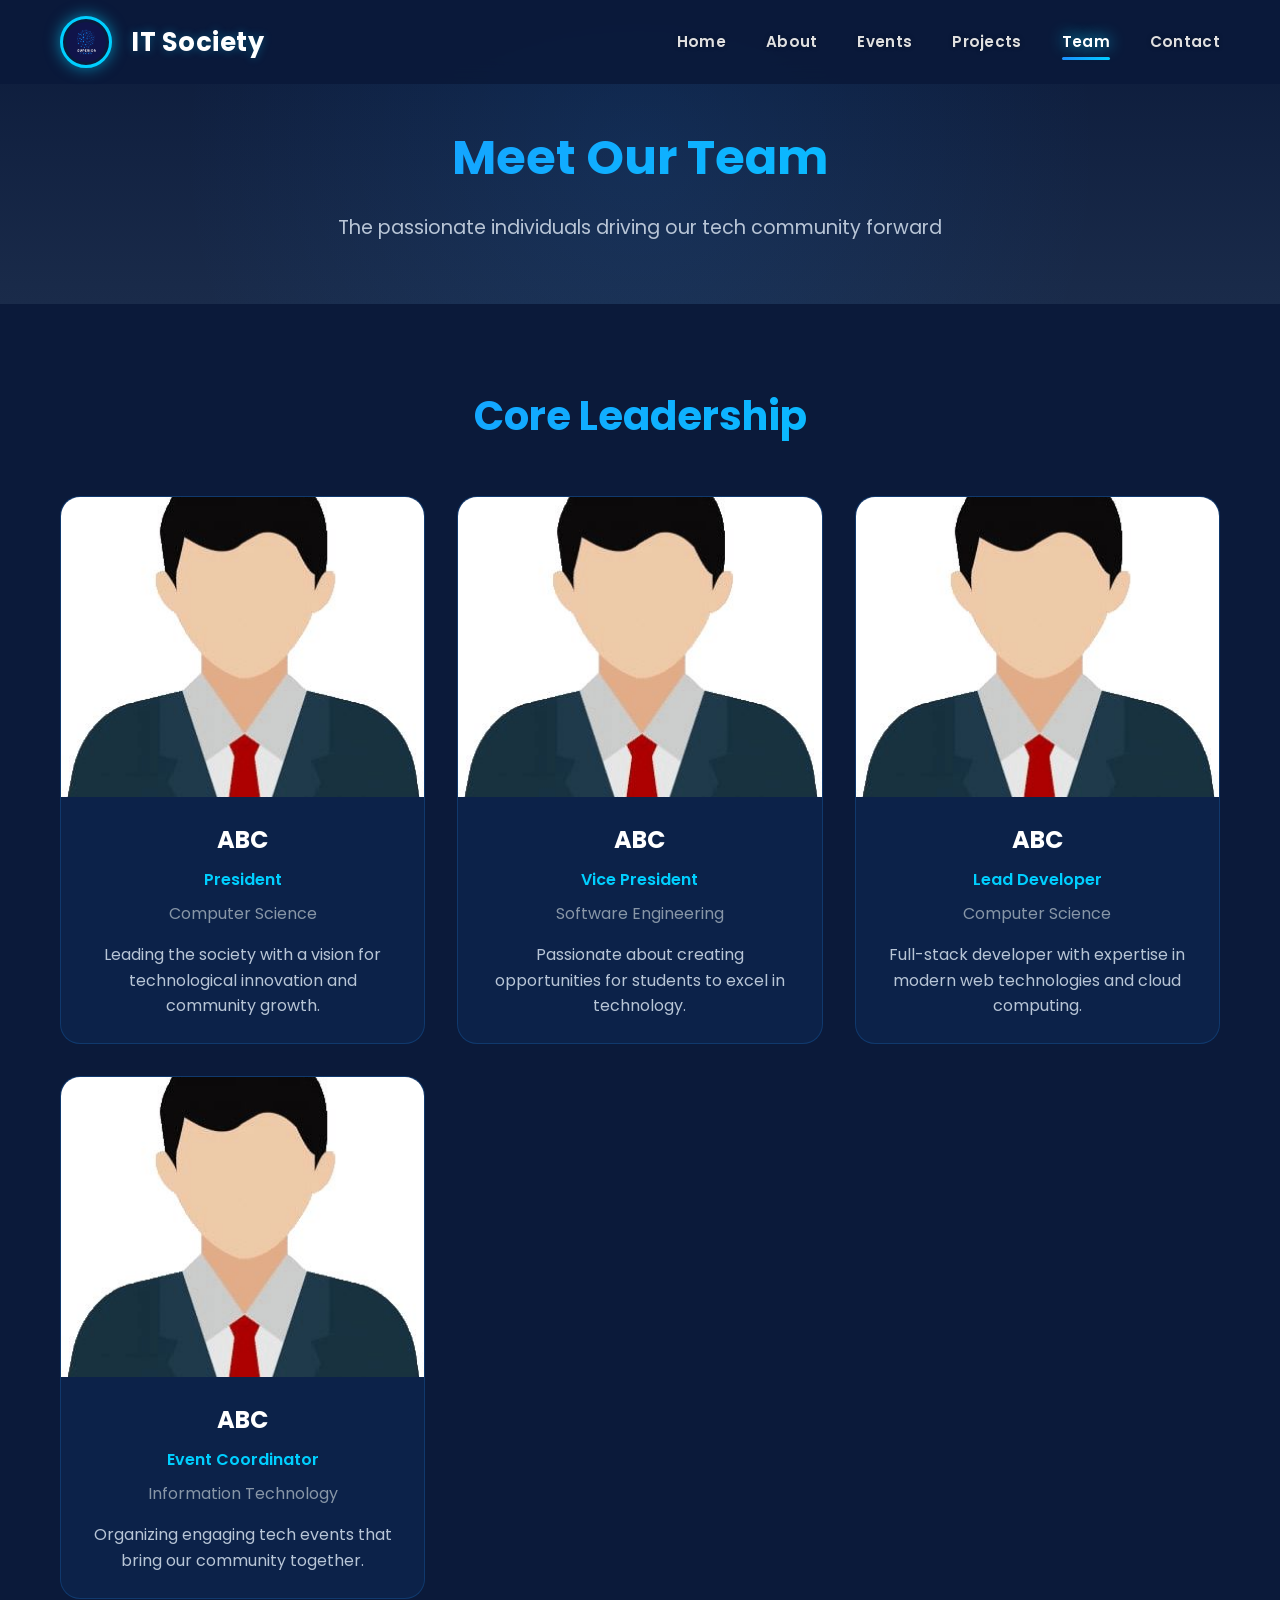
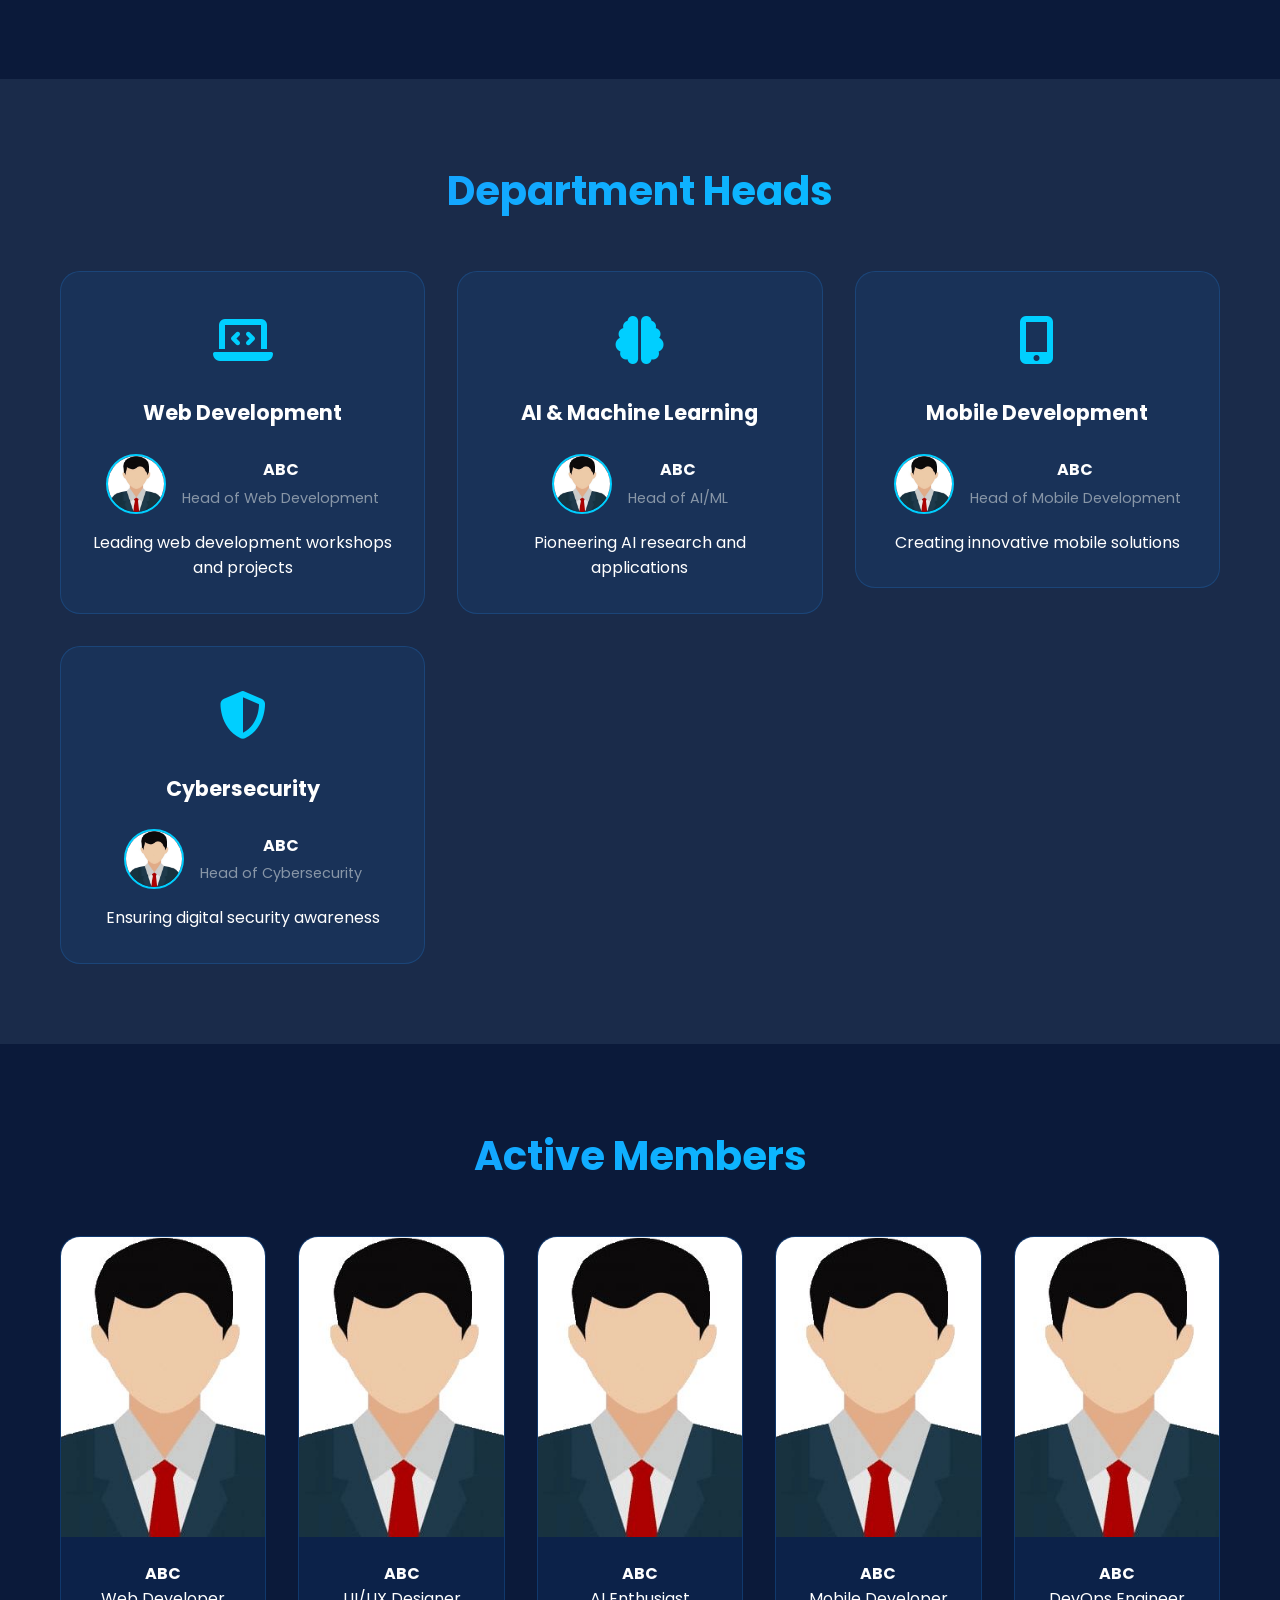
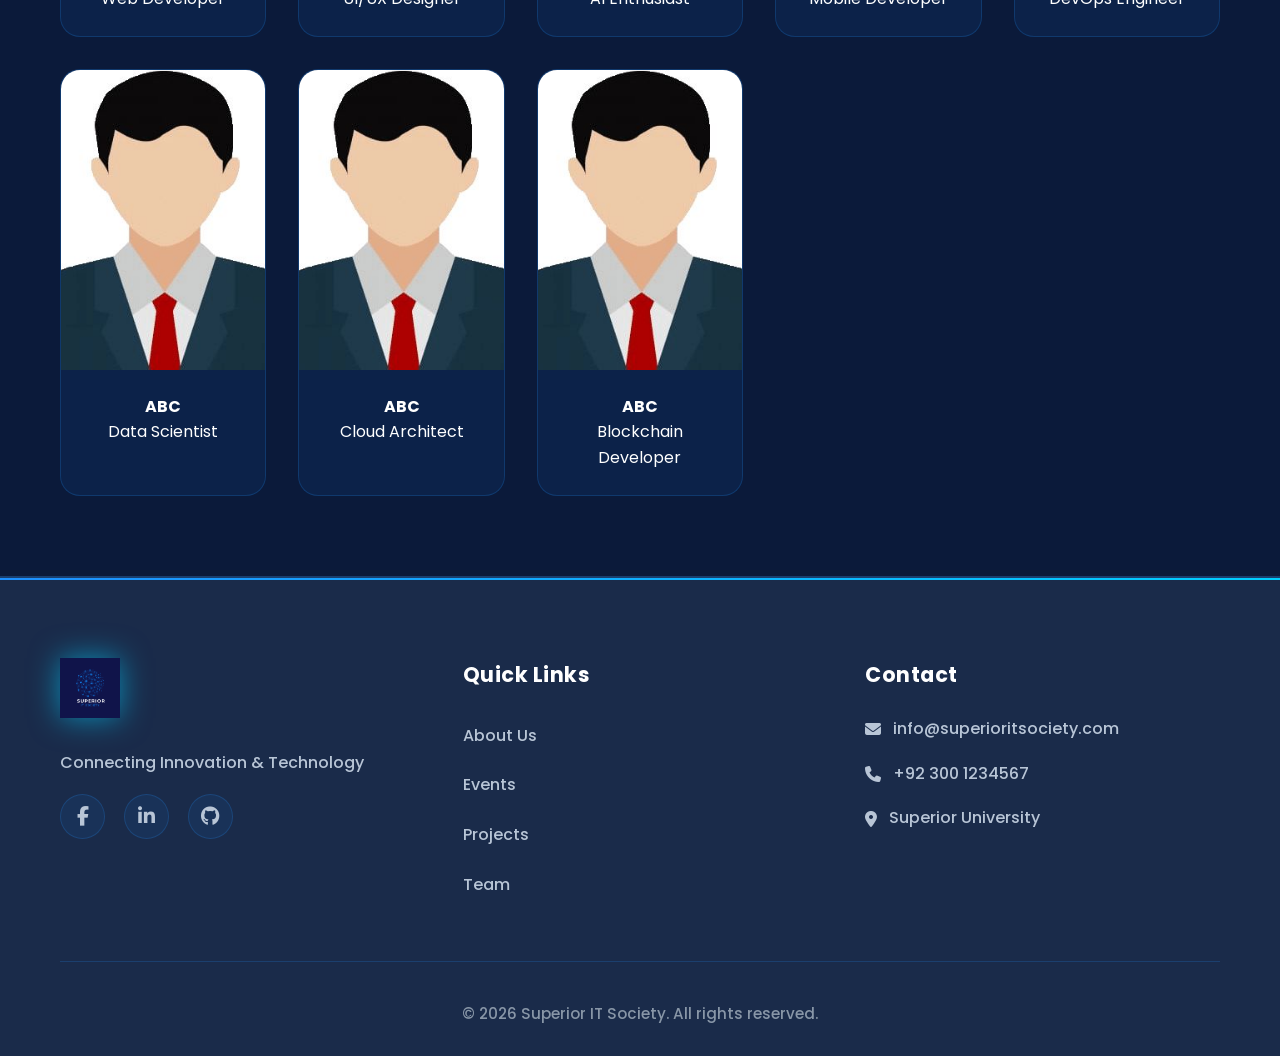
<file: team.html>
<!DOCTYPE html>
<html lang="en">
<head>
    <meta charset="UTF-8">
    <meta name="viewport" content="width=device-width, initial-scale=1.0">
    <title>Team - Superior IT Society</title>
    <link rel="stylesheet" href="css/style.css">
    <link rel="icon" href="favicon.png">
    <link href="https://fonts.googleapis.com/css2?family=Poppins:wght@300;400;500;600;700&display=swap" rel="stylesheet">
    <link rel="stylesheet" href="https://cdnjs.cloudflare.com/ajax/libs/font-awesome/6.4.0/css/all.min.css">
    <link href="https://unpkg.com/aos@2.3.1/dist/aos.css" rel="stylesheet">
</head>
<body>
    <!-- Navigation -->
    <nav class="navbar">
        <div class="nav-container">
            <a href="index.html" class="logo">
                <img src="assets/images/superior_it_society_logo.png" alt="Superior IT Society">
                <span class="logo-text">IT Society</span>
            </a>
            <ul class="nav-menu">
                <li><a href="index.html" class="nav-link">Home</a></li>
                <li><a href="about.html" class="nav-link">About</a></li>
                <li><a href="events.html" class="nav-link">Events</a></li>
                <li><a href="projects.html" class="nav-link">Projects</a></li>
                <li><a href="team.html" class="nav-link active">Team</a></li>
                <li><a href="contact.html" class="nav-link">Contact</a></li>
               
            </ul>
            <div class="hamburger">
                <span></span>
                <span></span>
                <span></span>
            </div>
        </div>
    </nav>

    <!-- Page Header -->
    <section class="page-header">
        <div class="container">
            <h1 data-aos="fade-up">Meet Our Team</h1>
            <p data-aos="fade-up" data-aos-delay="100">The passionate individuals driving our tech community forward</p>
        </div>
    </section>

    <!-- Core Team Section -->
    <section class="core-team">
        <div class="container">
            <h2 data-aos="fade-up">Core Leadership</h2>
            <div class="team-grid">
                <!-- President -->
                <div class="team-member president" data-aos="fade-up">
                    <div class="member-card">
                        <div class="member-image">
                            <img src="image.jpeg" alt="President">
                            <div class="member-overlay">
                                <div class="social-links">
                                    <a href="#"><i class="fab fa-linkedin"></i></a>
                                    <a href="#"><i class="fab fa-github"></i></a>
                                    <a href="#"><i class="fas fa-envelope"></i></a>
                                </div>
                            </div>
                        </div>
                        <div class="member-info">
                            <h3>ABC</h3>
                            <p class="role">President</p>
                            <p class="department">Computer Science</p>
                            <p class="bio">Leading the society with a vision for technological innovation and community growth.</p>
                        </div>
                    </div>
                </div>

                <!-- Vice President -->
                <div class="team-member vice-president" data-aos="fade-up" data-aos-delay="100">
                    <div class="member-card">
                        <div class="member-image">
                            <img src="image.jpeg" alt="Vice President">
                            <div class="member-overlay">
                                <div class="social-links">
                                    <a href="#"><i class="fab fa-linkedin"></i></a>
                                    <a href="#"><i class="fab fa-github"></i></a>
                                    <a href="#"><i class="fas fa-envelope"></i></a>
                                </div>
                            </div>
                        </div>
                        <div class="member-info">
                            <h3>ABC</h3>
                            <p class="role">Vice President</p>
                            <p class="department">Software Engineering</p>
                            <p class="bio">Passionate about creating opportunities for students to excel in technology.</p>
                        </div>
                    </div>
                </div>

                <!-- Lead Developer -->
                <div class="team-member lead-developer" data-aos="fade-up" data-aos-delay="200">
                    <div class="member-card">
                        <div class="member-image">
                            <img src="image.jpeg" alt="Lead Developer">
                            <div class="member-overlay">
                                <div class="social-links">
                                    <a href="#"><i class="fab fa-linkedin"></i></a>
                                    <a href="#"><i class="fab fa-github"></i></a>
                                    <a href="#"><i class="fas fa-envelope"></i></a>
                                </div>
                            </div>
                        </div>
                        <div class="member-info">
                            <h3>ABC</h3>
                            <p class="role">Lead Developer</p>
                            <p class="department">Computer Science</p>
                            <p class="bio">Full-stack developer with expertise in modern web technologies and cloud computing.</p>
                        </div>
                    </div>
                </div>

                <!-- Event Coordinator -->
                <div class="team-member event-coordinator" data-aos="fade-up" data-aos-delay="300">
                    <div class="member-card">
                        <div class="member-image">
                            <img src="image.jpeg" alt="Event Coordinator">
                            <div class="member-overlay">
                                <div class="social-links">
                                    <a href="#"><i class="fab fa-linkedin"></i></a>
                                    <a href="#"><i class="fab fa-github"></i></a>
                                    <a href="#"><i class="fas fa-envelope"></i></a>
                                </div>
                            </div>
                        </div>
                        <div class="member-info">
                            <h3>ABC</h3>
                            <p class="role">Event Coordinator</p>
                            <p class="department">Information Technology</p>
                            <p class="bio">Organizing engaging tech events that bring our community together.</p>
                        </div>
                    </div>
                </div>
            </div>
        </div>
    </section>

    <!-- Department Heads -->
    <section class="department-heads">
        <div class="container">
            <h2 data-aos="fade-up">Department Heads</h2>
            <div class="dept-grid">
                <!-- Web Development Head -->
                <div class="dept-head" data-aos="fade-up">
                    <div class="dept-card">
                        <div class="dept-icon">
                            <i class="fas fa-laptop-code"></i>
                        </div>
                        <h3>Web Development</h3>
                        <div class="dept-head-info">
                            <img src="image.jpeg" alt="Web Dev Head">
                            <div class="dept-head-details">
                                <h4>ABC</h4>
                                <p>Head of Web Development</p>
                            </div>
                        </div>
                        <p>Leading web development workshops and projects</p>
                    </div>
                </div>

                <!-- AI/ML Head -->
                <div class="dept-head" data-aos="fade-up" data-aos-delay="100">
                    <div class="dept-card">
                        <div class="dept-icon">
                            <i class="fas fa-brain"></i>
                        </div>
                        <h3>AI & Machine Learning</h3>
                        <div class="dept-head-info">
                            <img src="image.jpeg" alt="AI Head">
                            <div class="dept-head-details">
                                <h4>ABC</h4>
                                <p>Head of AI/ML</p>
                            </div>
                        </div>
                        <p>Pioneering AI research and applications</p>
                    </div>
                </div>

                <!-- Mobile Development Head -->
                <div class="dept-head" data-aos="fade-up" data-aos-delay="200">
                    <div class="dept-card">
                        <div class="dept-icon">
                            <i class="fas fa-mobile-alt"></i>
                        </div>
                        <h3>Mobile Development</h3>
                        <div class="dept-head-info">
                            <img src="image.jpeg" alt="Mobile Head">
                            <div class="dept-head-details">
                                <h4>ABC</h4>
                                <p>Head of Mobile Development</p>
                            </div>
                        </div>
                        <p>Creating innovative mobile solutions</p>
                    </div>
                </div>

                <!-- Cybersecurity Head -->
                <div class="dept-head" data-aos="fade-up" data-aos-delay="300">
                    <div class="dept-card">
                        <div class="dept-icon">
                            <i class="fas fa-shield-alt"></i>
                        </div>
                        <h3>Cybersecurity</h3>
                        <div class="dept-head-info">
                            <img src="image.jpeg" alt="Cyber Head">
                            <div class="dept-head-details">
                                <h4>ABC</h4>
                                <p>Head of Cybersecurity</p>
                            </div>
                        </div>
                        <p>Ensuring digital security awareness</p>
                    </div>
                </div>
            </div>
        </div>
    </section>

    <!-- General Members -->
    <section class="general-members">
        <div class="container">
            <h2 data-aos="fade-up">Active Members</h2>
            <div class="members-grid">
                <!-- Member 1 -->
                <div class="member-card" data-aos="zoom-in">
                    <div class="member-image">
                        <img src="image.jpeg" alt="Member">
                        <div class="member-overlay">
                            <div class="social-links">
                                <a href="#"><i class="fab fa-linkedin"></i></a>
                                <a href="#"><i class="fab fa-github"></i></a>
                            </div>
                        </div>
                    </div>
                    <div class="member-info">
                        <h4>ABC</h4>
                        <p>Web Developer</p>
                    </div>
                </div>

                <!-- Member 2 -->
                <div class="member-card" data-aos="zoom-in" data-aos-delay="50">
                    <div class="member-image">
                        <img src="image.jpeg" alt="Member">
                        <div class="member-overlay">
                            <div class="social-links">
                                <a href="#"><i class="fab fa-linkedin"></i></a>
                                <a href="#"><i class="fab fa-github"></i></a>
                            </div>
                        </div>
                    </div>
                    <div class="member-info">
                        <h4>ABC</h4>
                        <p>UI/UX Designer</p>
                    </div>
                </div>

                <!-- Member 3 -->
                <div class="member-card" data-aos="zoom-in" data-aos-delay="100">
                    <div class="member-image">
                        <img src="image.jpeg" alt="Member">
                        <div class="member-overlay">
                            <div class="social-links">
                                <a href="#"><i class="fab fa-linkedin"></i></a>
                                <a href="#"><i class="fab fa-github"></i></a>
                            </div>
                        </div>
                    </div>
                    <div class="member-info">
                        <h4>ABC</h4>
                        <p>AI Enthusiast</p>
                    </div>
                </div>

                <!-- Member 4 -->
                <div class="member-card" data-aos="zoom-in" data-aos-delay="150">
                    <div class="member-image">
                        <img src="image.jpeg" alt="Member">
                        <div class="member-overlay">
                            <div class="social-links">
                                <a href="#"><i class="fab fa-linkedin"></i></a>
                                <a href="#"><i class="fab fa-github"></i></a>
                            </div>
                        </div>
                    </div>
                    <div class="member-info">
                        <h4>ABC</h4>
                        <p>Mobile Developer</p>
                    </div>
                </div>

                <!-- Member 5 -->
                <div class="member-card" data-aos="zoom-in" data-aos-delay="200">
                    <div class="member-image">
                        <img src="image.jpeg" alt="Member">
                        <div class="member-overlay">
                            <div class="social-links">
                                <a href="#"><i class="fab fa-linkedin"></i></a>
                                <a href="#"><i class="fab fa-github"></i></a>
                            </div>
                        </div>
                    </div>
                    <div class="member-info">
                        <h4>ABC</h4>
                        <p>DevOps Engineer</p>
                    </div>
                </div>

                <!-- Member 6 -->
                <div class="member-card" data-aos="zoom-in" data-aos-delay="250">
                    <div class="member-image">
                        <img src="image.jpeg" alt="Member">
                        <div class="member-overlay">
                            <div class="social-links">
                                <a href="#"><i class="fab fa-linkedin"></i></a>
                                <a href="#"><i class="fab fa-github"></i></a>
                            </div>
                        </div>
                    </div>
                    <div class="member-info">
                        <h4>ABC</h4>
                        <p>Data Scientist</p>
                    </div>
                </div>

                <!-- Member 7 -->
                <div class="member-card" data-aos="zoom-in" data-aos-delay="300">
                    <div class="member-image">
                        <img src="image.jpeg" alt="Member">
                        <div class="member-overlay">
                            <div class="social-links">
                                <a href="#"><i class="fab fa-linkedin"></i></a>
                                <a href="#"><i class="fab fa-github"></i></a>
                            </div>
                        </div>
                    </div>
                    <div class="member-info">
                        <h4>ABC</h4>
                        <p>Cloud Architect</p>
                    </div>
                </div>

                <!-- Member 8 -->
                <div class="member-card" data-aos="zoom-in" data-aos-delay="350">
                    <div class="member-image">
                        <img src="image.jpeg" alt="Member">
                        <div class="member-overlay">
                            <div class="social-links">
                                <a href="#"><i class="fab fa-linkedin"></i></a>
                                <a href="#"><i class="fab fa-github"></i></a>
                            </div>
                        </div>
                    </div>
                    <div class="member-info">
                        <h4>ABC</h4>
                        <p>Blockchain Developer</p>
                    </div>
                </div>
            </div>
        </div>
    </section>

   

    <!-- Footer -->
    <footer class="footer">
        <div class="container">
            <div class="footer-content">
                <div class="footer-section">
                    <img src="assets/images/superior_it_society_logo.png" alt="Superior IT Society" class="footer-logo">
                    <p>Connecting Innovation & Technology</p>
                    <div class="social-links">
                        <a href="#" class="social-link facebook"><i class="fab fa-facebook-f"></i></a>
                        <a href="#" class="social-link linkedin"><i class="fab fa-linkedin-in"></i></a>
                        <a href="#" class="social-link github"><i class="fab fa-github"></i></a>
                    </div>
                </div>
                <div class="footer-section">
                    <h4>Quick Links</h4>
                    <ul>
                        <li><a href="about.html">About Us</a></li>
                        <li><a href="events.html">Events</a></li>
                        <li><a href="projects.html">Projects</a></li>
                        <li><a href="team.html">Team</a></li>
                    </ul>
                </div>
                <div class="footer-section">
                    <h4>Contact</h4>
                    <p><i class="fas fa-envelope"></i> info@superioritsociety.com</p>
                    <p><i class="fas fa-phone"></i> +92 300 1234567</p>
                    <p><i class="fas fa-map-marker-alt"></i> Superior University</p>
                </div>
            </div>
            <div class="footer-bottom">
                <p>&copy; 2026 Superior IT Society. All rights reserved.</p>
            </div>
        </div>
    </footer>

    <script src="https://unpkg.com/aos@2.3.1/dist/aos.js"></script>
    <script src="js/app.js"></script>
</body>
</html>
</file>
<file: css/style.css>
/* ===== BASE STYLES ===== */
* {
    margin: 0;
    padding: 0;
    box-sizing: border-box;
}

:root {
    --primary-color: #0B1A3A;
    --secondary-color: #1E90FF;
    --accent-color: #00CFFF;
    --text-primary: #ffffff;
    --text-secondary: #b8c5d6;
    --text-muted: #8896a7;
    --bg-primary: #0B1A3A;
    --bg-secondary: #1a2b4a;
    --bg-tertiary: #253858;
    --card-bg: rgba(30, 144, 255, 0.08);
    --border-color: rgba(30, 144, 255, 0.2);
    --gradient-primary: linear-gradient(135deg, #1E90FF, #00CFFF);
    --gradient-dark: linear-gradient(180deg, #0B1A3A 0%, #1a2b4a 100%);
    --shadow-primary: 0 15px 35px rgba(30, 144, 255, 0.25);
    --shadow-secondary: 0 8px 25px rgba(0, 207, 255, 0.15);
    --shadow-card: 0 10px 40px rgba(0, 0, 0, 0.3);
    --transition: all 0.4s cubic-bezier(0.4, 0, 0.2, 1);
}

body {
    font-family: 'Poppins', sans-serif;
    background: var(--bg-primary);
    color: var(--text-primary);
    line-height: 1.6;
    overflow-x: hidden;
}

body.light-theme {
    --primary-color: #ffffff;
    --secondary-color: #1E90FF;
    --accent-color: #00CFFF;
    --text-primary: #0B1A3A;
    --text-secondary: #4a5568;
    --text-muted: #718096;
    --bg-primary: #ffffff;
    --bg-secondary: #f7fafc;
    --bg-tertiary: #edf2f7;
    --card-bg: rgba(30, 144, 255, 0.05);
    --border-color: rgba(30, 144, 255, 0.2);
    --gradient-dark: linear-gradient(180deg, #ffffff 0%, #f7fafc 100%);
}

.container {
    max-width: 1200px;
    margin: 0 auto;
    padding: 0 20px;
}

/* ===== PARTICLES BACKGROUND ===== */
#particles-js {
    position: absolute;
    top: 0;
    left: 0;
    width: 100%;
    height: 100%;
    z-index: 1;
}

/* ===== NAVIGATION ===== */
.navbar {
    position: fixed;
    top: 0;
    width: 100%;
    background: rgba(11, 26, 58, 0.95);
    backdrop-filter: blur(10px);
    z-index: 1000;
    transition: var(--transition);
}

.navbar.scrolled {
    background: rgba(11, 26, 58, 0.98);
    box-shadow: var(--shadow-primary);
}

.nav-container {
    max-width: 1200px;
    margin: 0 auto;
    padding: 1rem 20px;
    display: flex;
    justify-content: space-between;
    align-items: center;
}

.logo {
    display: flex;
    align-items: center;
    gap: 1.2rem;
    text-decoration: none;
}

.logo img {
    height: 52px;
    width: 52px;
    border-radius: 50%;
    object-fit: contain;
    padding: 3px;
    background: #0B1A3A;
    border: 3px solid var(--accent-color);
    box-shadow: 0 0 15px rgba(0, 207, 255, 0.6);
    transition: var(--transition);
    flex-shrink: 0;
}

.logo-text {
    font-size: 1.6rem;
    font-weight: 700;
    color: #FFFFFF;
    letter-spacing: 0.5px;
    text-shadow: 0 0 10px rgba(0, 207, 255, 0.3);
    transition: var(--transition);
    white-space: nowrap;
}

.logo-text:hover {
    color: var(--accent-color);
    text-shadow: 0 0 15px rgba(0, 207, 255, 0.5);
    transform: translateY(-1px);
}

.logo:hover img {
    transform: scale(1.05);
    filter: drop-shadow(0 0 20px rgba(0, 207, 255, 0.8));
    box-shadow: 0 0 25px rgba(30, 144, 255, 0.5);
}

.nav-menu {
    display: flex;
    list-style: none;
    gap: 2.5rem;
    align-items: center;
}

.nav-link {
    color: #E0E0E0;
    text-decoration: none;
    font-weight: 600;
    font-size: 0.95rem;
    letter-spacing: 0.3px;
    transition: var(--transition);
    position: relative;
    padding: 0.5rem 0;
    text-shadow: 0 0 5px rgba(0, 0, 0, 0.3);
}

.nav-link::after {
    content: '';
    position: absolute;
    bottom: 0;
    left: 0;
    width: 0;
    height: 3px;
    background: var(--gradient-primary);
    transition: width 0.4s ease;
    border-radius: 2px;
}

.nav-link:hover::after,
.nav-link.active::after {
    width: 100%;
}

.nav-link.active {
    color: #FFFFFF;
    text-shadow: 0 0 15px var(--accent-color);
}

.nav-link:hover {
    color: #FFFFFF;
    text-shadow: 0 0 20px var(--accent-color);
    transform: translateY(-2px);
}

.theme-toggle {
    background: transparent;
    border: 2px solid var(--accent-color);
    color: var(--accent-color);
    padding: 0.5rem;
    border-radius: 50%;
    cursor: pointer;
    transition: var(--transition);
    width: 40px;
    height: 40px;
    display: flex;
    align-items: center;
    justify-content: center;
}

.theme-toggle:hover {
    background: var(--accent-color);
    color: var(--bg-primary);
    box-shadow: 0 0 20px rgba(0, 207, 255, 0.5);
}

.hamburger {
    display: none;
    flex-direction: column;
    cursor: pointer;
}

.hamburger span {
    width: 25px;
    height: 3px;
    background: var(--text-primary);
    margin: 3px 0;
    transition: var(--transition);
}

/* ===== HERO SECTION ===== */
.hero {
    min-height: 100vh;
    display: flex;
    align-items: center;
    justify-content: center;
    position: relative;
    background: var(--gradient-dark);
    overflow: hidden;
}

.hero::before {
    content: '';
    position: absolute;
    top: 0;
    left: 0;
    right: 0;
    bottom: 0;
    background: 
        radial-gradient(circle at 20% 50%, rgba(30, 144, 255, 0.1) 0%, transparent 50%),
        radial-gradient(circle at 80% 80%, rgba(0, 207, 255, 0.05) 0%, transparent 50%);
}

.hero-container {
    display: flex;
    align-items: center;
    justify-content: space-between;
    max-width: 1200px;
    width: 100%;
    padding: 0 20px;
    gap: 4rem;
    z-index: 2;
    position: relative;
}

.hero-content {
    flex: 1;
    text-align: left;
    z-index: 3;
    position: relative;
    max-width: 600px;
}

.hero h1 {
    font-size: clamp(2.8rem, 5vw, 4rem);
    font-weight: 800;
    margin-bottom: 1.5rem;
    background: var(--gradient-primary);
    -webkit-background-clip: text;
    -webkit-text-fill-color: transparent;
    background-clip: text;
    text-shadow: 0 0 30px rgba(30, 144, 255, 0.4);
    letter-spacing: -0.5px;
    line-height: 1.1;
}

.hero p {
    font-size: 1.3rem;
    color: var(--text-secondary);
    margin-bottom: 2rem;
    line-height: 1.8;
    font-weight: 400;
    max-width: 600px;
    margin-left: auto;
    margin-right: auto;
}

.hero-buttons {
    display: flex;
    gap: 1rem;
    justify-content: flex-start;
    flex-wrap: wrap;
    margin-top: 2rem;
}

.hero-logo {
    flex: 0 0 auto;
    display: flex;
    align-items: center;
    justify-content: center;
    z-index: 3;
    position: relative;
}

.circular-logo {
    width: 300px;
    height: 300px;
    border-radius: 50%;
    background: var(--gradient-primary);
    padding: 20px;
    box-shadow: 0 20px 60px rgba(30, 144, 255, 0.4);
    position: relative;
    overflow: hidden;
    animation: float 6s ease-in-out infinite;
}

.circular-logo::before {
    content: '';
    position: absolute;
    top: -50%;
    left: -50%;
    width: 200%;
    height: 200%;
    background: linear-gradient(45deg, transparent, rgba(255, 255, 255, 0.1), transparent);
    animation: rotate 8s linear infinite;
}

.circular-logo img {
    width: 100%;
    height: 100%;
    object-fit: contain;
    border-radius: 50%;
    position: relative;
    z-index: 2;
}

@keyframes float {
    0%, 100% { transform: translateY(0); }
    50% { transform: translateY(-20px); }
}

@keyframes rotate {
    from { transform: rotate(0deg); }
    to { transform: rotate(360deg); }
}


/* ===== BUTTONS ===== */
.btn {
    padding: 1.1rem 2.5rem;
    border: none;
    border-radius: 50px;
    font-weight: 700;
    text-decoration: none;
    display: inline-flex;
    align-items: center;
    justify-content: center;
    cursor: pointer;
    transition: var(--transition);
    position: relative;
    overflow: hidden;
    font-size: 1.05rem;
    letter-spacing: 0.5px;
    text-transform: uppercase;
    box-shadow: var(--shadow-secondary);
}

.btn::before {
    content: '';
    position: absolute;
    top: 50%;
    left: 50%;
    width: 0;
    height: 0;
    border-radius: 50%;
    background: rgba(255, 255, 255, 0.2);
    transform: translate(-50%, -50%);
    transition: width 0.6s, height 0.6s;
}

.btn:hover::before {
    width: 300px;
    height: 300px;
}

.btn-primary {
    background: var(--gradient-primary);
    color: var(--text-primary);
    box-shadow: 0 8px 25px rgba(30, 144, 255, 0.4);
    position: relative;
    overflow: hidden;
}

.btn-primary:hover {
    transform: translateY(-3px);
    box-shadow: 0 15px 35px rgba(30, 144, 255, 0.5);
}

.btn-primary::before {
    content: '';
    position: absolute;
    top: 0;
    left: -100%;
    width: 100%;
    height: 100%;
    background: linear-gradient(90deg, transparent, rgba(255, 255, 255, 0.2), transparent);
    transition: left 0.5s ease;
}

.btn-primary:hover::before {
    left: 100%;
}

.join-btn {
    width: 100%;
    padding: 1.3rem 2.5rem;
    font-size: 1.1rem;
    font-weight: 700;
    letter-spacing: 1px;
    text-transform: uppercase;
    border-radius: 15px;
    position: relative;
    overflow: hidden;
}

.join-btn::after {
    content: '';
    position: absolute;
    top: 50%;
    left: 50%;
    width: 0;
    height: 0;
    border-radius: 50%;
    background: rgba(255, 255, 255, 0.3);
    transform: translate(-50%, -50%);
    transition: width 0.6s, height 0.6s;
}

.join-btn:hover::after {
    width: 300px;
    height: 300px;
}

.btn-secondary {
    background: transparent;
    color: var(--text-primary);
    border: 2.5px solid var(--accent-color);
}

.btn-secondary:hover {
    background: var(--accent-color);
    color: var(--bg-primary);
    box-shadow: 0 0 20px rgba(0, 207, 255, 0.5);
}

.btn-outline {
    background: transparent;
    color: var(--accent-color);
    border: 2px solid var(--accent-color);
    padding: 0.75rem 1.5rem;
    font-size: 0.9rem;
}

.btn-outline:hover {
    background: var(--accent-color);
    color: var(--bg-primary);
    box-shadow: 0 0 15px rgba(0, 207, 255, 0.5);
}

/* ===== PAGE HEADER ===== */
.page-header {
    padding: 120px 0 60px;
    text-align: center;
    background: var(--gradient-dark);
    position: relative;
    overflow: hidden;
}

.page-header::before {
    content: '';
    position: absolute;
    top: 0;
    left: 0;
    right: 0;
    bottom: 0;
    background: radial-gradient(circle at center, rgba(30, 144, 255, 0.1) 0%, transparent 70%);
}

.page-header h1 {
    font-size: 3rem;
    font-weight: 700;
    margin-bottom: 1rem;
    background: var(--gradient-primary);
    -webkit-background-clip: text;
    -webkit-text-fill-color: transparent;
    background-clip: text;
}

.page-header p {
    font-size: 1.2rem;
    color: var(--text-secondary);
}

/* ===== STATS SECTION ===== */
.stats {
    padding: 80px 0;
    background: var(--bg-secondary);
}

.stats-grid {
    display: grid;
    grid-template-columns: repeat(auto-fit, minmax(250px, 1fr));
    gap: 2rem;
}

.stat-card {
    background: var(--card-bg);
    border: 1px solid var(--border-color);
    border-radius: 25px;
    padding: 2.5rem;
    text-align: center;
    transition: var(--transition);
    position: relative;
    overflow: hidden;
    backdrop-filter: blur(10px);
}

.stat-card::before {
    content: '';
    position: absolute;
    top: -50%;
    left: -50%;
    width: 200%;
    height: 200%;
    background: radial-gradient(circle, rgba(0, 207, 255, 0.1) 0%, transparent 70%);
    opacity: 0;
    transition: opacity 0.3s ease;
}

.stat-card:hover::before {
    opacity: 1;
}

.stat-card:hover {
    transform: translateY(-15px) scale(1.02);
    box-shadow: var(--shadow-primary);
    border-color: var(--accent-color);
    background: rgba(30, 144, 255, 0.12);
}

.stat-icon {
    font-size: 3rem;
    color: var(--accent-color);
    margin-bottom: 1.5rem;
    text-shadow: 0 0 20px rgba(0, 207, 255, 0.5);
}

.stat-number {
    font-size: 3.5rem;
    font-weight: 800;
    color: var(--text-primary);
    margin-bottom: 0.75rem;
    text-shadow: 0 0 10px rgba(30, 144, 255, 0.3);
}

.stat-label {
    color: var(--text-secondary);
    font-size: 1.2rem;
    font-weight: 500;
    letter-spacing: 0.5px;
}

/* ===== FEATURES SECTION ===== */
.features {
    padding: 80px 0;
    background: var(--bg-primary);
}

.features h2 {
    text-align: center;
    font-size: 3rem;
    font-weight: 800;
    margin-bottom: 3.5rem;
    background: var(--gradient-primary);
    -webkit-background-clip: text;
    -webkit-text-fill-color: transparent;
    background-clip: text;
    letter-spacing: -1px;
}

.features-grid {
    display: grid;
    grid-template-columns: repeat(auto-fit, minmax(280px, 1fr));
    gap: 2rem;
}

.feature-card {
    background: var(--card-bg);
    border: 1px solid var(--border-color);
    border-radius: 25px;
    padding: 2.5rem;
    text-align: center;
    transition: var(--transition);
    backdrop-filter: blur(10px);
    position: relative;
    overflow: hidden;
}

.feature-card:hover {
    transform: translateY(-15px) scale(1.02);
    box-shadow: var(--shadow-primary);
    border-color: var(--accent-color);
    background: rgba(30, 144, 255, 0.12);
}

.feature-icon {
    font-size: 3.5rem;
    color: var(--accent-color);
    margin-bottom: 2rem;
    text-shadow: 0 0 25px rgba(0, 207, 255, 0.6);
}

.feature-card h3 {
    font-size: 1.8rem;
    font-weight: 700;
    margin-bottom: 1.5rem;
    color: var(--text-primary);
    letter-spacing: -0.5px;
}

.feature-card p {
    color: var(--text-secondary);
    line-height: 1.8;
    font-size: 1.05rem;
    font-weight: 400;
}

/* ===== JOIN SECTION ===== */
/* ===== FAQ SECTION ===== */
.faq-section {
    padding: 80px 0;
    background: var(--bg-primary);
}

.faq-section h2 {
    text-align: center;
    font-size: 2.5rem;
    font-weight: 800;
    margin-bottom: 1rem;
    background: var(--gradient-primary);
    -webkit-background-clip: text;
    -webkit-text-fill-color: transparent;
    background-clip: text;
    letter-spacing: -1px;
}

.faq-section p {
    text-align: center;
    color: var(--text-secondary);
    margin-bottom: 3rem;
    font-size: 1.2rem;
    font-weight: 400;
    max-width: 600px;
    margin-left: auto;
    margin-right: auto;
}

.faq-container {
    max-width: 800px;
    margin: 0 auto;
}

.faq-item {
    background: var(--card-bg);
    border: 1px solid var(--border-color);
    border-radius: 15px;
    margin-bottom: 1rem;
    overflow: hidden;
    transition: var(--transition);
    backdrop-filter: blur(10px);
}

.faq-item:hover {
    border-color: var(--accent-color);
    box-shadow: var(--shadow-secondary);
    transform: translateY(-2px);
}

.faq-question {
    padding: 1.5rem;
    cursor: pointer;
    display: flex;
    justify-content: space-between;
    align-items: center;
    transition: var(--transition);
    position: relative;
}

.faq-question:hover {
    background: rgba(30, 144, 255, 0.05);
}

.faq-question h3 {
    color: var(--text-primary);
    font-size: 1.2rem;
    font-weight: 600;
    margin: 0;
    flex: 1;
    line-height: 1.4;
}

.faq-question i {
    color: var(--accent-color);
    font-size: 1.2rem;
    transition: var(--transition);
    flex-shrink: 0;
    margin-left: 1rem;
}

.faq-item.active .faq-question i {
    transform: rotate(180deg);
    color: var(--accent-color);
}

.faq-answer {
    padding: 0 1.5rem;
    max-height: 0;
    overflow: hidden;
    transition: max-height 0.3s ease, padding 0.3s ease;
}

.faq-item.active .faq-answer {
    padding: 0 1.5rem 1.5rem;
    max-height: 500px;
}

.faq-answer p {
    color: var(--text-secondary);
    line-height: 1.8;
    margin: 0;
    font-size: 1rem;
    font-weight: 400;
}

.join {
    padding: 80px 0;
    background: var(--bg-secondary);
}

.join-header {
    text-align: center;
    margin-bottom: 3rem;
}

.join-header h2 {
    font-size: 3rem;
    font-weight: 800;
    margin-bottom: 1rem;
    background: var(--gradient-primary);
    -webkit-background-clip: text;
    -webkit-text-fill-color: transparent;
    background-clip: text;
    letter-spacing: -1px;
}

.join-header p {
    font-size: 1.3rem;
    color: var(--text-secondary);
    font-weight: 400;
    max-width: 600px;
    margin: 0 auto;
}

.join p {
    text-align: center;
    color: var(--text-secondary);
    margin-bottom: 3.5rem;
    font-size: 1.3rem;
    font-weight: 400;
    max-width: 600px;
    margin-left: auto;
    margin-right: auto;
}

.join-form-container {
    max-width: 600px;
    margin: 0 auto;
}

.join-form {
    background: var(--card-bg);
    border: 1px solid var(--border-color);
    border-radius: 25px;
    padding: 2.5rem;
    backdrop-filter: blur(10px);
    box-shadow: var(--shadow-card);
}

.form-row {
    display: grid;
    grid-template-columns: 1fr 1fr;
    gap: 1rem;
    margin-bottom: 1rem;
}

.form-group {
    margin-bottom: 1.5rem;
}

.form-group label {
    display: block;
    margin-bottom: 0.75rem;
    color: var(--text-secondary);
    font-weight: 600;
    font-size: 0.95rem;
    letter-spacing: 0.5px;
    text-transform: uppercase;
}

.form-group input,
.form-group select,
.form-group textarea {
    width: 100%;
    padding: 1.2rem;
    background: var(--bg-tertiary);
    border: 1px solid var(--border-color);
    border-radius: 12px;
    color: var(--text-primary);
    font-family: inherit;
    font-size: 1rem;
    transition: var(--transition);
}

.form-group input:focus,
.form-group select:focus,
.form-group textarea:focus {
    outline: none;
    border-color: var(--accent-color);
    box-shadow: 0 0 20px rgba(0, 207, 255, 0.4);
    transform: translateY(-2px);
}

.form-group textarea {
    resize: vertical;
    min-height: 120px;
}

/* ===== EVENTS PAGE ===== */
.event-filters {
    padding: 40px 0;
    background: var(--bg-secondary);
}

.filter-buttons {
    display: flex;
    justify-content: center;
    gap: 1rem;
    flex-wrap: wrap;
    margin-bottom: 2rem;
}

.filter-btn {
    padding: 0.9rem 1.8rem;
    background: var(--card-bg);
    border: 1px solid var(--border-color);
    border-radius: 30px;
    color: var(--text-secondary);
    cursor: pointer;
    transition: var(--transition);
    font-weight: 600;
    letter-spacing: 0.5px;
    backdrop-filter: blur(10px);
}

.filter-btn:hover,
.filter-btn.active {
    background: var(--gradient-primary);
    color: var(--text-primary);
    border-color: var(--accent-color);
    box-shadow: 0 0 20px rgba(30, 144, 255, 0.6);
    transform: translateY(-2px);
}

.search-bar {
    max-width: 400px;
    margin: 0 auto;
    position: relative;
}

.search-bar input {
    width: 100%;
    padding: 1.2rem 3rem 1.2rem 1.5rem;
    background: var(--bg-tertiary);
    border: 1px solid var(--border-color);
    border-radius: 30px;
    color: var(--text-primary);
    font-size: 1rem;
    backdrop-filter: blur(10px);
}

.search-bar i {
    position: absolute;
    right: 1rem;
    top: 50%;
    transform: translateY(-50%);
    color: var(--text-muted);
}

.events-section {
    padding: 60px 0;
    background: var(--bg-primary);
}

.events-grid {
    display: grid;
    grid-template-columns: repeat(auto-fit, minmax(350px, 1fr));
    gap: 2rem;
}

.event-card {
    background: var(--card-bg);
    border: 1px solid var(--border-color);
    border-radius: 25px;
    overflow: hidden;
    transition: var(--transition);
    backdrop-filter: blur(10px);
    box-shadow: var(--shadow-card);
}

.event-card:hover {
    transform: translateY(-15px) scale(1.02);
    box-shadow: var(--shadow-primary);
    border-color: var(--accent-color);
    background: rgba(30, 144, 255, 0.12);
}

.event-image {
    height: 200px;
    background: var(--gradient-dark);
    position: relative;
    display: flex;
    align-items: center;
    justify-content: center;
}

.event-type-badge {
    position: absolute;
    top: 1rem;
    left: 1rem;
    padding: 0.5rem 1rem;
    border-radius: 20px;
    font-size: 0.8rem;
    font-weight: 600;
    text-transform: uppercase;
}

.event-type-badge.hackathon {
    background: rgba(255, 59, 48, 0.2);
    color: #ff3b30;
    border: 1px solid #ff3b30;
}

.event-type-badge.workshop {
    background: rgba(52, 199, 89, 0.2);
    color: #34c759;
    border: 1px solid #34c759;
}

.event-type-badge.seminar {
    background: rgba(255, 149, 0, 0.2);
    color: #ff9500;
    border: 1px solid #ff9500;
}

.event-type-badge.competition {
    background: rgba(175, 82, 222, 0.2);
    color: #af52de;
    border: 1px solid #af52de;
}

.event-date {
    position: absolute;
    top: 1rem;
    right: 1rem;
    background: var(--bg-primary);
    border: 1px solid var(--border-color);
    border-radius: 10px;
    padding: 0.5rem;
    text-align: center;
    min-width: 60px;
}

.event-date .day {
    display: block;
    font-size: 1.5rem;
    font-weight: 700;
    color: var(--accent-color);
}

.event-date .month {
    display: block;
    font-size: 0.8rem;
    color: var(--text-secondary);
    text-transform: uppercase;
}

.event-content {
    padding: 2rem;
}

.event-content h3 {
    font-size: 1.8rem;
    font-weight: 700;
    margin-bottom: 1.5rem;
    color: var(--text-primary);
    letter-spacing: -0.5px;
}

.event-description {
    color: var(--text-secondary);
    margin-bottom: 1.5rem;
    line-height: 1.8;
    font-size: 1.05rem;
    font-weight: 400;
}

.event-details {
    display: flex;
    gap: 1rem;
    margin-bottom: 1rem;
    flex-wrap: wrap;
}

.event-details span {
    display: flex;
    align-items: center;
    gap: 0.5rem;
    color: var(--text-muted);
    font-size: 0.9rem;
}

.event-location {
    display: flex;
    align-items: center;
    gap: 0.5rem;
    color: var(--text-muted);
    margin-bottom: 1.5rem;
}

.register-btn {
    width: 100%;
}

/* ===== PROJECTS PAGE ===== */
.project-filters {
    padding: 40px 0;
    background: var(--bg-secondary);
}

.projects-section {
    padding: 60px 0;
    background: var(--bg-primary);
}

.projects-grid {
    display: grid;
    grid-template-columns: repeat(auto-fit, minmax(350px, 1fr));
    gap: 2rem;
}

.project-card {
    background: var(--card-bg);
    border: 1px solid var(--border-color);
    border-radius: 25px;
    overflow: hidden;
    transition: var(--transition);
    backdrop-filter: blur(10px);
    box-shadow: var(--shadow-card);
}

.project-card:hover {
    transform: translateY(-15px) scale(1.02);
    box-shadow: var(--shadow-primary);
    border-color: var(--accent-color);
    background: rgba(30, 144, 255, 0.12);
}

.project-image {
    height: 200px;
    background: var(--gradient-dark);
    position: relative;
    display: flex;
    align-items: center;
    justify-content: center;
}

.project-type-badge {
    position: absolute;
    top: 1rem;
    left: 1rem;
    padding: 0.5rem 1rem;
    border-radius: 20px;
    font-size: 0.8rem;
    font-weight: 600;
    text-transform: uppercase;
}

.project-type-badge.web {
    background: rgba(52, 199, 89, 0.2);
    color: #34c759;
    border: 1px solid #34c759;
}

.project-type-badge.ai {
    background: rgba(255, 59, 48, 0.2);
    color: #ff3b30;
    border: 1px solid #ff3b30;
}

.project-type-badge.mobile {
    background: rgba(0, 207, 255, 0.2);
    color: #00cfff;
    border: 1px solid #00cfff;
}

.project-type-badge.iot {
    background: rgba(255, 149, 0, 0.2);
    color: #ff9500;
    border: 1px solid #ff9500;
}

.project-tech {
    position: absolute;
    bottom: 1rem;
    right: 1rem;
    display: flex;
    gap: 0.5rem;
    flex-wrap: wrap;
}

.project-tech span {
    background: var(--bg-primary);
    border: 1px solid var(--border-color);
    border-radius: 15px;
    padding: 0.25rem 0.75rem;
    font-size: 0.7rem;
    color: var(--text-secondary);
}

.project-content {
    padding: 2rem;
}

.project-content h3 {
    font-size: 1.8rem;
    font-weight: 700;
    margin-bottom: 1.5rem;
    color: var(--text-primary);
    letter-spacing: -0.5px;
}

.project-description {
    color: var(--text-secondary);
    margin-bottom: 1.5rem;
    line-height: 1.8;
    font-size: 1.05rem;
    font-weight: 400;
}

.project-team {
    display: flex;
    justify-content: space-between;
    align-items: center;
    margin-bottom: 1.5rem;
}

.team-members {
    display: flex;
    align-items: center;
}

.team-members img {
    width: 40px;
    height: 40px;
    border-radius: 50%;
    border: 2px solid var(--bg-primary);
    margin-left: -10px;
}

.team-members img:first-child {
    margin-left: 0;
}

.team-members span {
    margin-left: 0.5rem;
    color: var(--text-muted);
    font-size: 0.9rem;
}

.project-stats {
    display: flex;
    gap: 1rem;
}

.project-stats span {
    display: flex;
    align-items: center;
    gap: 0.25rem;
    color: var(--text-muted);
    font-size: 0.9rem;
}

.project-links {
    display: flex;
    gap: 1rem;
}

.project-links .btn {
    flex: 1;
    font-size: 0.9rem;
    padding: 0.9rem 1.5rem;
}

.submit-project {
    padding: 80px 0;
    background: var(--bg-secondary);
    text-align: center;
}

.submit-content h2 {
    font-size: 2.5rem;
    margin-bottom: 1rem;
    background: var(--gradient-primary);
    -webkit-background-clip: text;
    -webkit-text-fill-color: transparent;
    background-clip: text;
}

.submit-content p {
    color: var(--text-secondary);
    margin-bottom: 2rem;
    font-size: 1.2rem;
}

/* ===== TEAM PAGE ===== */
.core-team {
    padding: 80px 0;
    background: var(--bg-primary);
}

.core-team h2 {
    text-align: center;
    font-size: 2.5rem;
    margin-bottom: 3rem;
    background: var(--gradient-primary);
    -webkit-background-clip: text;
    -webkit-text-fill-color: transparent;
    background-clip: text;
}

.team-grid {
    display: grid;
    grid-template-columns: repeat(auto-fit, minmax(300px, 1fr));
    gap: 2rem;
}

.team-member .member-card {
    background: var(--card-bg);
    border: 1px solid var(--border-color);
    border-radius: 20px;
    overflow: hidden;
    transition: var(--transition);
}

.team-member .member-card:hover {
    transform: translateY(-10px);
    box-shadow: var(--shadow-primary);
    border-color: var(--accent-color);
}

.member-image {
    position: relative;
    height: 300px;
    overflow: hidden;
}

.member-image img {
    width: 100%;
    height: 100%;
    object-fit: cover;
}

.member-overlay {
    position: absolute;
    top: 0;
    left: 0;
    right: 0;
    bottom: 0;
    background: rgba(0, 0, 0, 0.8);
    display: flex;
    align-items: center;
    justify-content: center;
    opacity: 0;
    transition: var(--transition);
}

.member-image:hover .member-overlay {
    opacity: 1;
}

.member-overlay .social-links {
    display: flex;
    gap: 1rem;
}

.member-overlay .social-links a {
    width: 40px;
    height: 40px;
    background: var(--accent-color);
    color: var(--bg-primary);
    border-radius: 50%;
    display: flex;
    align-items: center;
    justify-content: center;
    text-decoration: none;
    transition: var(--transition);
}

.member-overlay .social-links a:hover {
    background: var(--text-primary);
    transform: scale(1.1);
}

.member-info {
    padding: 1.5rem;
    text-align: center;
}

.member-info h3 {
    font-size: 1.5rem;
    margin-bottom: 0.5rem;
    color: var(--text-primary);
}

.role {
    color: var(--accent-color);
    font-weight: 600;
    margin-bottom: 0.5rem;
}

.department {
    color: var(--text-muted);
    margin-bottom: 1rem;
}

.bio {
    color: var(--text-secondary);
    line-height: 1.6;
}

.department-heads {
    padding: 80px 0;
    background: var(--bg-secondary);
}

.department-heads h2 {
    text-align: center;
    font-size: 2.5rem;
    margin-bottom: 3rem;
    background: var(--gradient-primary);
    -webkit-background-clip: text;
    -webkit-text-fill-color: transparent;
    background-clip: text;
}

.dept-grid {
    display: grid;
    grid-template-columns: repeat(auto-fit, minmax(280px, 1fr));
    gap: 2rem;
}

.dept-card {
    background: var(--card-bg);
    border: 1px solid var(--border-color);
    border-radius: 20px;
    padding: 2rem;
    text-align: center;
    transition: var(--transition);
}

.dept-card:hover {
    transform: translateY(-10px);
    box-shadow: var(--shadow-primary);
    border-color: var(--accent-color);
}

.dept-icon {
    font-size: 3rem;
    color: var(--accent-color);
    margin-bottom: 1rem;
}

.dept-card h3 {
    font-size: 1.3rem;
    margin-bottom: 1.5rem;
    color: var(--text-primary);
}

.dept-head-info {
    display: flex;
    align-items: center;
    justify-content: center;
    gap: 1rem;
    margin-bottom: 1rem;
}

.dept-head-info img {
    width: 60px;
    height: 60px;
    border-radius: 50%;
    border: 2px solid var(--accent-color);
}

.dept-head-details h4 {
    color: var(--text-primary);
    margin-bottom: 0.25rem;
}

.dept-head-details p {
    color: var(--text-muted);
    font-size: 0.9rem;
}

.general-members {
    padding: 80px 0;
    background: var(--bg-primary);
}

.general-members h2 {
    text-align: center;
    font-size: 2.5rem;
    margin-bottom: 3rem;
    background: var(--gradient-primary);
    -webkit-background-clip: text;
    -webkit-text-fill-color: transparent;
    background-clip: text;
}

.members-grid {
    display: grid;
    grid-template-columns: repeat(auto-fit, minmax(200px, 1fr));
    gap: 2rem;
}

.member-card {
    background: var(--card-bg);
    border: 1px solid var(--border-color);
    border-radius: 20px;
    overflow: hidden;
    transition: var(--transition);
}

.member-card:hover {
    transform: translateY(-10px);
    box-shadow: var(--shadow-primary);
    border-color: var(--accent-color);
}

.join-team {
    padding: 80px 0;
    background: var(--bg-secondary);
    text-align: center;
}

.join-content h2 {
    font-size: 2.5rem;
    margin-bottom: 1rem;
    background: var(--gradient-primary);
    -webkit-background-clip: text;
    -webkit-text-fill-color: transparent;
    background-clip: text;
}

.join-content p {
    color: var(--text-secondary);
    margin-bottom: 2rem;
    font-size: 1.2rem;
}

.join-buttons {
    display: flex;
    gap: 1rem;
    justify-content: center;
    flex-wrap: wrap;
}

/* ===== CONTACT PAGE ===== */
.contact-section {
    padding: 80px 0;
    background: var(--bg-primary);
}

.contact-grid {
    display: grid;
    grid-template-columns: 1fr 1fr;
    gap: 4rem;
    align-items: start;
}

.contact-form-container h2,
.contact-info h2 {
    font-size: 2rem;
    margin-bottom: 2rem;
    background: var(--gradient-primary);
    -webkit-background-clip: text;
    -webkit-text-fill-color: transparent;
    background-clip: text;
}

.contact-form {
    background: var(--card-bg);
    border: 1px solid var(--border-color);
    border-radius: 20px;
    padding: 2rem;
}

.info-grid {
    display: grid;
    gap: 2rem;
    margin-bottom: 3rem;
}

.info-item {
    display: flex;
    gap: 1rem;
    align-items: flex-start;
}

.info-icon {
    width: 50px;
    height: 50px;
    background: var(--gradient-primary);
    border-radius: 50%;
    display: flex;
    align-items: center;
    justify-content: center;
    color: var(--text-primary);
    flex-shrink: 0;
}

.info-content h3 {
    color: var(--text-primary);
    margin-bottom: 0.5rem;
}

.info-content p {
    color: var(--text-secondary);
    line-height: 1.6;
}

.social-section h3 {
    color: var(--text-primary);
    margin-bottom: 1rem;
}

.social-links {
    display: flex;
    gap: 1.2rem;
    flex-wrap: wrap;
}

.social-link {
    width: 45px;
    height: 45px;
    border-radius: 50%;
    display: flex;
    align-items: center;
    justify-content: center;
    text-decoration: none;
    transition: var(--transition);
    border: 1px solid var(--border-color);
    color: var(--text-secondary);
    background: var(--card-bg);
    position: relative;
    overflow: hidden;
    z-index: 1;
}

.social-link i {
    font-size: 1.2rem;
    transition: var(--transition);
    z-index: 2;
}

.social-link::before {
    content: '';
    position: absolute;
    top: 50%;
    left: 50%;
    width: 0;
    height: 0;
    border-radius: 50%;
    background: var(--gradient-primary);
    transform: translate(-50%, -50%);
    transition: all 0.5s cubic-bezier(0.4, 0, 0.2, 1);
    z-index: -1;
}

.social-link:hover {
    color: var(--text-primary);
    transform: translateY(-8px) scale(1.1);
    border-color: transparent;
}

.social-link:hover::before {
    width: 100%;
    height: 100%;
}

.social-link:hover i {
    transform: scale(1.1) rotate(8deg);
    color: #FFFFFF;
}

/* Platform Specific Hover Colors */
.social-link.facebook:hover { background: #1877f2; box-shadow: 0 10px 25px rgba(24, 119, 242, 0.5); }
.social-link.twitter:hover { background: #000000; box-shadow: 0 10px 25px rgba(0, 0, 0, 0.5); }
.social-link.linkedin:hover { background: #0077b5; box-shadow: 0 10px 25px rgba(0, 119, 181, 0.5); }
.social-link.github:hover { background: #333; box-shadow: 0 10px 25px rgba(0, 0, 0, 0.3); }
.social-link.instagram:hover { background: linear-gradient(45deg, #f09433 0%, #e6683c 25%, #dc2743 50%, #cc2366 75%, #bc1888 100%); box-shadow: 0 10px 25px rgba(220, 39, 67, 0.5); }
.social-link.youtube:hover { background: #ff0000; box-shadow: 0 10px 25px rgba(255, 0, 0, 0.5); }

.social-link.facebook:hover::before,
.social-link.twitter:hover::before,
.social-link.linkedin:hover::before,
.social-link.github:hover::before,
.social-link.instagram:hover::before,
.social-link.youtube:hover::before {
    display: none;
}

.map-section {
    padding: 60px 0;
    background: var(--bg-secondary);
}

.map-section h2 {
    text-align: center;
    font-size: 2rem;
    margin-bottom: 2rem;
    background: var(--gradient-primary);
    -webkit-background-clip: text;
    -webkit-text-fill-color: transparent;
    background-clip: text;
}

.map-container {
    border-radius: 20px;
    overflow: hidden;
    height: 400px;
    background: var(--card-bg);
    border: 1px solid var(--border-color);
}

.map-container iframe {
    width: 100%;
    height: 100%;
    border: none;
}

.map-placeholder {
    height: 100%;
    display: flex;
    flex-direction: column;
    align-items: center;
    justify-content: center;
    color: var(--text-muted);
}

.map-placeholder i {
    font-size: 4rem;
    margin-bottom: 1rem;
    color: var(--accent-color);
}

.tech-support {
    padding: 80px 0;
    background: var(--bg-primary);
}

.tech-support h2 {
    text-align: center;
    font-size: 2.5rem;
    margin-bottom: 1rem;
    background: var(--gradient-primary);
    -webkit-background-clip: text;
    -webkit-text-fill-color: transparent;
    background-clip: text;
}

.tech-support p {
    text-align: center;
    color: var(--text-secondary);
    margin-bottom: 3rem;
    font-size: 1.2rem;
}

.support-options {
    display: grid;
    grid-template-columns: repeat(auto-fit, minmax(300px, 1fr));
    gap: 2rem;
    margin-bottom: 4rem;
}

.support-card {
    background: var(--card-bg);
    border: 1px solid var(--border-color);
    border-radius: 20px;
    padding: 2rem;
    text-align: center;
    transition: var(--transition);
}

.support-card:hover {
    transform: translateY(-10px);
    box-shadow: var(--shadow-primary);
    border-color: var(--accent-color);
}

.support-icon {
    font-size: 3rem;
    color: var(--accent-color);
    margin-bottom: 1.5rem;
}

.support-card h3 {
    font-size: 1.5rem;
    margin-bottom: 1rem;
    color: var(--text-primary);
}

.support-card p {
    color: var(--text-secondary);
    margin-bottom: 1.5rem;
}

.issue-form-container {
    max-width: 800px;
    margin: 0 auto;
    background: var(--card-bg);
    border: 1px solid var(--border-color);
    border-radius: 20px;
    padding: 2rem;
}

.issue-form-container h3 {
    text-align: center;
    font-size: 1.5rem;
    margin-bottom: 2rem;
    color: var(--text-primary);
}

.faq-section {
    padding: 80px 0;
    background: var(--bg-secondary);
}

.faq-section h2 {
    text-align: center;
    font-size: 2.5rem;
    margin-bottom: 3rem;
    background: var(--gradient-primary);
    -webkit-background-clip: text;
    -webkit-text-fill-color: transparent;
    background-clip: text;
}

.faq-container {
    max-width: 800px;
    margin: 0 auto;
}

.faq-item {
    background: var(--card-bg);
    border: 1px solid var(--border-color);
    border-radius: 15px;
    margin-bottom: 1rem;
    overflow: hidden;
}

.faq-question {
    padding: 1.5rem;
    cursor: pointer;
    display: flex;
    justify-content: space-between;
    align-items: center;
    transition: var(--transition);
}

.faq-question:hover {
    background: rgba(30, 144, 255, 0.1);
}

.faq-question h3 {
    color: var(--text-primary);
    font-size: 1.1rem;
}

.faq-question i {
    color: var(--accent-color);
    transition: var(--transition);
}

.faq-item.active .faq-question i {
    transform: rotate(180deg);
}

.faq-answer {
    padding: 0 1.5rem;
    max-height: 0;
    overflow: hidden;
    transition: max-height 0.3s ease, padding 0.3s ease;
}

.faq-item.active .faq-answer {
    padding: 0 1.5rem 1.5rem;
    max-height: 500px;
}

.faq-answer p {
    color: var(--text-secondary);
    line-height: 1.8;
}

/* ===== MODALS ===== */
.modal {
    display: none;
    position: fixed;
    z-index: 2000;
    left: 0;
    top: 0;
    width: 100%;
    height: 100%;
    background: rgba(0, 0, 0, 0.8);
    backdrop-filter: blur(5px);
    overflow-y: auto;
    padding: 2rem 0;
}

.modal.show {
    display: block;
}

.modal-content {
    background: var(--bg-secondary);
    border: 1px solid var(--border-color);
    border-radius: 20px;
    padding: 2.5rem;
    max-width: 600px;
    margin: 2rem auto;
    position: relative;
    animation: modalSlideIn 0.3s ease;
    max-height: calc(100vh - 4rem);
    overflow-y: auto;
    box-shadow: var(--shadow-primary);
}

@keyframes modalSlideIn {
    from {
        opacity: 0;
        transform: translateY(-50px);
    }
    to {
        opacity: 1;
        transform: translateY(0);
    }
}

.close {
    position: absolute;
    top: 1.5rem;
    right: 1.5rem;
    font-size: 2rem;
    color: var(--text-muted);
    cursor: pointer;
    transition: var(--transition);
    width: 40px;
    height: 40px;
    display: flex;
    align-items: center;
    justify-content: center;
    border-radius: 50%;
    background: var(--card-bg);
    border: 1px solid var(--border-color);
    z-index: 10;
}

.close:hover {
    color: var(--accent-color);
    background: rgba(0, 207, 255, 0.1);
    transform: scale(1.1);
}

.modal h2 {
    margin-bottom: 2rem;
    background: var(--gradient-primary);
    -webkit-background-clip: text;
    -webkit-text-fill-color: transparent;
    background-clip: text;
    font-size: 1.8rem;
    font-weight: 700;
    letter-spacing: -0.5px;
    padding-right: 3rem;
}

/* ===== TOAST NOTIFICATIONS ===== */
.toast {
    position: fixed;
    bottom: 2rem;
    right: 2rem;
    background: var(--bg-tertiary);
    border: 1px solid var(--accent-color);
    border-radius: 10px;
    padding: 1rem 1.5rem;
    display: none;
    align-items: center;
    gap: 1rem;
    z-index: 3000;
    animation: toastSlideIn 0.3s ease;
}

@keyframes toastSlideIn {
    from {
        opacity: 0;
        transform: translateX(100%);
    }
    to {
        opacity: 1;
        transform: translateX(0);
    }
}

.toast.show {
    display: flex;
}

.toast-content {
    display: flex;
    align-items: center;
    gap: 1rem;
}

.toast-content i {
    color: var(--accent-color);
    font-size: 1.2rem;
}

.toast-content span {
    color: var(--text-primary);
}

/* ===== FOOTER ===== */
.footer {
    background: var(--bg-secondary);
    padding: 80px 0 30px;
    border-top: 2px solid var(--border-color);
    position: relative;
    overflow: hidden;
}

.footer::before {
    content: '';
    position: absolute;
    top: 0;
    left: 0;
    right: 0;
    height: 2px;
    background: var(--gradient-primary);
    animation: shimmer 3s ease-in-out infinite;
}

@keyframes shimmer {
    0%, 100% { opacity: 0.5; }
    50% { opacity: 1; }
}

.footer-content {
    display: grid;
    grid-template-columns: repeat(auto-fit, minmax(280px, 1fr));
    gap: 3rem;
    margin-bottom: 3rem;
}

.footer-section h4 {
    color: var(--text-primary);
    margin-bottom: 1.5rem;
    font-size: 1.3rem;
    font-weight: 700;
    letter-spacing: 0.5px;
}

.footer-section ul {
    list-style: none;
}

.footer-section ul li {
    margin-bottom: 0.5rem;
}

.footer-section ul li a {
    color: var(--text-secondary);
    text-decoration: none;
    transition: var(--transition);
    font-weight: 500;
    padding: 0.5rem 0;
    display: block;
}

.footer-section ul li a:hover {
    color: #FFFFFF;
    text-shadow: 0 0 15px var(--accent-color);
    transform: translateX(8px);
}

.footer-section p {
    color: var(--text-secondary);
    margin-bottom: 1rem;
    display: flex;
    align-items: center;
    gap: 0.75rem;
    font-weight: 500;
    line-height: 1.8;
}

.footer-logo {
    height: 60px;
    margin-bottom: 1.5rem;
    filter: drop-shadow(0 0 15px rgba(0, 207, 255, 0.6));
    transition: var(--transition);
}

.footer-logo:hover {
    transform: scale(1.05);
    filter: drop-shadow(0 0 20px rgba(0, 207, 255, 0.8));
}

.footer-social {
    display: flex;
    gap: 1rem;
    margin-top: 1.5rem;
}

.footer-social a {
    width: 50px;
    height: 50px;
    background: var(--card-bg);
    border: 2px solid var(--border-color);
    border-radius: 50%;
    display: flex;
    align-items: center;
    justify-content: center;
    color: var(--text-secondary);
    text-decoration: none;
    transition: var(--transition);
    backdrop-filter: blur(10px);
    position: relative;
    overflow: hidden;
    font-size: 1.2rem;
}

/* ===== PROFESSIONAL ANIMATIONS ===== */
.footer-bottom {
    text-align: center;
    padding-top: 2.5rem;
    border-top: 1px solid var(--border-color);
    color: var(--text-muted);
    font-weight: 500;
    font-size: 0.95rem;
}
@keyframes fadeInUp {
    from {
        opacity: 0;
        transform: translateY(30px);
    }
    to {
        opacity: 1;
        transform: translateY(0);
    }
}

@keyframes slideInLeft {
    from {
        opacity: 0;
        transform: translateX(-50px);
    }
    to {
        opacity: 1;
        transform: translateX(0);
    }
}

@keyframes slideInRight {
    from {
        opacity: 0;
        transform: translateX(50px);
    }
    to {
        opacity: 1;
        transform: translateX(0);
    }
}

@keyframes pulse {
    0%, 100% {
        transform: scale(1);
    }
    50% {
        transform: scale(1.05);
    }
}


/* Enhanced hover effects */
.btn:hover {
    animation: pulse 0.6s ease-in-out;
}


/* Loading state */
.loading {
    position: relative;
    overflow: hidden;
}

.loading::after {
    content: '';
    position: absolute;
    top: 0;
    left: -100%;
    width: 100%;
    height: 100%;
    background: linear-gradient(90deg, transparent, rgba(0, 207, 255, 0.3), transparent);
    animation: loading 1.5s ease-in-out infinite;
}

@keyframes loading {
    0% {
        left: -100%;
    }
    100% {
        left: 100%;
    }
}

/* ===== RESPONSIVE DESIGN ===== */
@media (max-width: 768px) {
    .nav-menu {
        position: fixed;
        left: -100%;
        top: 70px;
        flex-direction: column;
        background: var(--bg-primary);
        width: 100%;
        text-align: center;
        transition: 0.3s;
        box-shadow: 0 10px 27px rgba(0, 0, 0, 0.05);
        padding: 2rem 0;
    }

    .nav-menu.active {
        left: 0;
    }

    .hamburger {
        display: flex;
    }

    .hamburger.active span:nth-child(2) {
        opacity: 0;
    }

    .hamburger.active span:nth-child(1) {
        transform: translateY(8px) rotate(45deg);
    }

    .hamburger.active span:nth-child(3) {
        transform: translateY(-8px) rotate(-45deg);
    }

    .hero h1 {
        font-size: 2.5rem;
    }

    .hero-container {
        flex-direction: column;
        text-align: center;
        gap: 2rem;
    }

    .hero-content {
        text-align: center;
        max-width: 100%;
    }

    .hero-buttons {
        justify-content: center;
    }

    .circular-logo {
        width: 200px;
        height: 200px;
        padding: 15px;
    }

    .hero-logo {
        order: -1;
    }

    .hero-buttons {
        flex-direction: column;
        align-items: center;
    }

    .btn {
        width: 220px;
        font-size: 0.95rem;
    }

    .circular-logo {
        width: 180px;
        height: 180px;
        padding: 12px;
    }

    .form-row {
        grid-template-columns: 1fr;
    }

    .contact-grid {
        grid-template-columns: 1fr;
        gap: 2rem;
    }

    .events-grid,
    .projects-grid {
        grid-template-columns: 1fr;
    }

    .team-grid {
        grid-template-columns: 1fr;
    }

    .support-options {
        grid-template-columns: 1fr;
    }

    .modal {
        padding: 1rem 0;
    }
    
    .modal-content {
        margin: 1rem;
        max-width: none;
        padding: 2rem;
        max-height: calc(100vh - 2rem);
    }
    
    .modal h2 {
        font-size: 1.6rem;
        padding-right: 2.5rem;
    }
    
    .close {
        top: 1rem;
        right: 1rem;
        width: 35px;
        height: 35px;
        font-size: 1.5rem;
    }

    .toast {
        right: 1rem;
        left: 1rem;
    }
}

@media (max-width: 480px) {
    .container {
        padding: 0 15px;
    }

    .hero h1 {
        font-size: 2rem;
    }

    .hero p {
        font-size: 1rem;
    }

    .page-header h1 {
        font-size: 2rem;
    }

    .stats-grid {
        grid-template-columns: 1fr;
    }

    .features-grid {
        grid-template-columns: 1fr;
    }

    .dept-grid {
        grid-template-columns: 1fr;
    }

    .members-grid {
        grid-template-columns: repeat(auto-fit, minmax(150px, 1fr));
    }
}

/* ===== UTILITY CLASSES ===== */
.hidden {
    display: none !important;
}

.fade-in {
    opacity: 0;
    transform: translateY(30px);
    transition: opacity 0.6s ease, transform 0.6s ease;
}

.fade-in.visible {
    opacity: 1;
    transform: translateY(0);
}

.text-center {
    text-align: center;
}

.text-left {
    text-align: left;
}

.text-right {
    text-align: right;
}

.mb-1 { margin-bottom: 1rem; }
.mb-2 { margin-bottom: 2rem; }
.mb-3 { margin-bottom: 3rem; }
.mb-4 { margin-bottom: 4rem; }

.mt-1 { margin-top: 1rem; }
.mt-2 { margin-top: 2rem; }
.mt-3 { margin-top: 3rem; }
.mt-4 { margin-top: 4rem; }

/* ===== SCROLLBAR STYLING ===== */
::-webkit-scrollbar {
    width: 8px;
}

::-webkit-scrollbar-track {
    background: var(--bg-primary);
}

::-webkit-scrollbar-thumb {
    background: var(--gradient-primary);
    border-radius: 4px;
}

::-webkit-scrollbar-thumb:hover {
    background: var(--accent-color);
}

/* ===== SELECTION STYLING ===== */
::selection {
    background: var(--accent-color);
    color: var(--bg-primary);
}

/* ===== LOADING ANIMATION ===== */
.loading {
    display: inline-block;
    width: 20px;
    height: 20px;
    border: 3px solid var(--border-color);
    border-radius: 50%;
    border-top-color: var(--accent-color);
    animation: spin 1s ease-in-out infinite;
}

@keyframes spin {
    to { transform: rotate(360deg); }
}

/* ===== MISSION VISION SPECIAL STYLES ===== */
.mission {
    padding: 80px 0;
    background: var(--bg-primary);
}

.mission-content {
    display: grid;
    grid-template-columns: 1fr 1fr;
    gap: 4rem;
    align-items: center;
}

.mission-text h2 {
    font-size: 2.5rem;
    margin-bottom: 2rem;
    background: var(--gradient-primary);
    -webkit-background-clip: text;
    -webkit-text-fill-color: transparent;
    background-clip: text;
}

.mission-text p {
    color: var(--text-secondary);
    margin-bottom: 1.5rem;
    line-height: 1.8;
}

.mission-visual {
    height: 400px;
    background: var(--card-bg);
    border: 1px solid var(--border-color);
    border-radius: 20px;
    display: flex;
    align-items: center;
    justify-content: center;
    position: relative;
    overflow: hidden;
}

.network-animation {
    position: relative;
    width: 200px;
    height: 200px;
}

.network-animation .node {
    position: absolute;
    width: 20px;
    height: 20px;
    background: var(--accent-color);
    border-radius: 50%;
    box-shadow: 0 0 20px rgba(0, 207, 255, 0.5);
}

.network-animation .node:nth-child(1) { top: 50%; left: 50%; transform: translate(-50%, -50%); }
.network-animation .node:nth-child(2) { top: 0; left: 50%; transform: translateX(-50%); }
.network-animation .node:nth-child(3) { top: 50%; right: 0; transform: translateY(-50%); }
.network-animation .node:nth-child(4) { bottom: 0; left: 50%; transform: translateX(-50%); }
.network-animation .node:nth-child(5) { top: 50%; left: 0; transform: translateY(-50%); }

.vision {
    padding: 80px 0;
    background: var(--bg-secondary);
}

.vision h2 {
    text-align: center;
    font-size: 2.5rem;
    margin-bottom: 3rem;
    background: var(--gradient-primary);
    -webkit-background-clip: text;
    -webkit-text-fill-color: transparent;
    background-clip: text;
}

.vision-grid {
    display: grid;
    grid-template-columns: repeat(auto-fit, minmax(300px, 1fr));
    gap: 2rem;
}

.vision-card {
    background: var(--card-bg);
    border: 1px solid var(--border-color);
    border-radius: 20px;
    padding: 2rem;
    text-align: center;
    transition: var(--transition);
}

.vision-card:hover {
    transform: translateY(-10px);
    box-shadow: var(--shadow-primary);
    border-color: var(--accent-color);
}

.vision-icon {
    font-size: 3rem;
    color: var(--accent-color);
    margin-bottom: 1.5rem;
}

.vision-card h3 {
    font-size: 1.5rem;
    margin-bottom: 1rem;
    color: var(--text-primary);
}

.vision-card p {
    color: var(--text-secondary);
    line-height: 1.8;
}

.values {
    padding: 80px 0;
    background: var(--bg-primary);
}

.values h2 {
    text-align: center;
    font-size: 2.5rem;
    margin-bottom: 3rem;
    background: var(--gradient-primary);
    -webkit-background-clip: text;
    -webkit-text-fill-color: transparent;
    background-clip: text;
}

.values-grid {
    display: grid;
    grid-template-columns: repeat(auto-fit, minmax(250px, 1fr));
    gap: 2rem;
}

.value-item {
    background: var(--card-bg);
    border: 1px solid var(--border-color);
    border-radius: 20px;
    padding: 2rem;
    text-align: center;
    transition: var(--transition);
    position: relative;
}

.value-item:hover {
    transform: translateY(-10px);
    box-shadow: var(--shadow-primary);
    border-color: var(--accent-color);
}

.value-number {
    font-size: 3rem;
    font-weight: 700;
    color: var(--accent-color);
    margin-bottom: 1rem;
    opacity: 0.3;
}

.value-item:hover .value-number {
    opacity: 1;
}

.value-item h3 {
    font-size: 1.5rem;
    margin-bottom: 1rem;
    color: var(--text-primary);
}

.value-item p {
    color: var(--text-secondary);
    line-height: 1.8;
}

.history {
    padding: 80px 0;
    background: var(--bg-secondary);
}

.history h2 {
    text-align: center;
    font-size: 2.5rem;
    margin-bottom: 3rem;
    background: var(--gradient-primary);
    -webkit-background-clip: text;
    -webkit-text-fill-color: transparent;
    background-clip: text;
}

.timeline {
    max-width: 800px;
    margin: 0 auto;
    position: relative;
}

.timeline::before {
    content: '';
    position: absolute;
    left: 50%;
    top: 0;
    bottom: 0;
    width: 2px;
    background: var(--gradient-primary);
    transform: translateX(-50%);
}

.timeline-item {
    display: flex;
    justify-content: flex-end;
    padding-right: 30px;
    position: relative;
    margin: 2rem 0;
    width: 50%;
}

.timeline-item:nth-child(even) {
    align-self: flex-end;
    justify-content: flex-start;
    padding-left: 30px;
    padding-right: 0;
    margin-left: 50%;
}

.timeline-date {
    position: absolute;
    top: 0;
    right: -60px;
    background: var(--gradient-primary);
    color: var(--text-primary);
    padding: 0.5rem 1rem;
    border-radius: 20px;
    font-weight: 600;
}

.timeline-item:nth-child(even) .timeline-date {
    right: auto;
    left: -60px;
}

.timeline-content {
    background: var(--card-bg);
    border: 1px solid var(--border-color);
    border-radius: 15px;
    padding: 1.5rem;
    position: relative;
}

.timeline-content::before {
    content: '';
    position: absolute;
    top: 20px;
    right: -10px;
    width: 0;
    height: 0;
    border-left: 10px solid var(--card-bg);
    border-top: 10px solid transparent;
    border-bottom: 10px solid transparent;
}

.timeline-item:nth-child(even) .timeline-content::before {
    right: auto;
    left: -10px;
    border-left: none;
    border-right: 10px solid var(--card-bg);
}

.timeline-content h3 {
    color: var(--text-primary);
    margin-bottom: 0.5rem;
}

.timeline-content p {
    color: var(--text-secondary);
    line-height: 1.6;
}

@media (max-width: 768px) {
    .mission-content {
        grid-template-columns: 1fr;
        gap: 2rem;
    }

    .timeline::before {
        left: 20px;
    }

    .timeline-item {
        width: 100%;
        padding-left: 50px;
        padding-right: 0;
        justify-content: flex-start;
    }

    .timeline-item:nth-child(even) {
        margin-left: 0;
        padding-left: 50px;
    }

    .timeline-date {
        right: auto !important;
        left: -60px !important;
    }

    .timeline-content::before {
        right: auto !important;
        left: -10px !important;
        border-left: none !important;
        border-right: 10px solid var(--card-bg) !important;
    }
}
</file>
